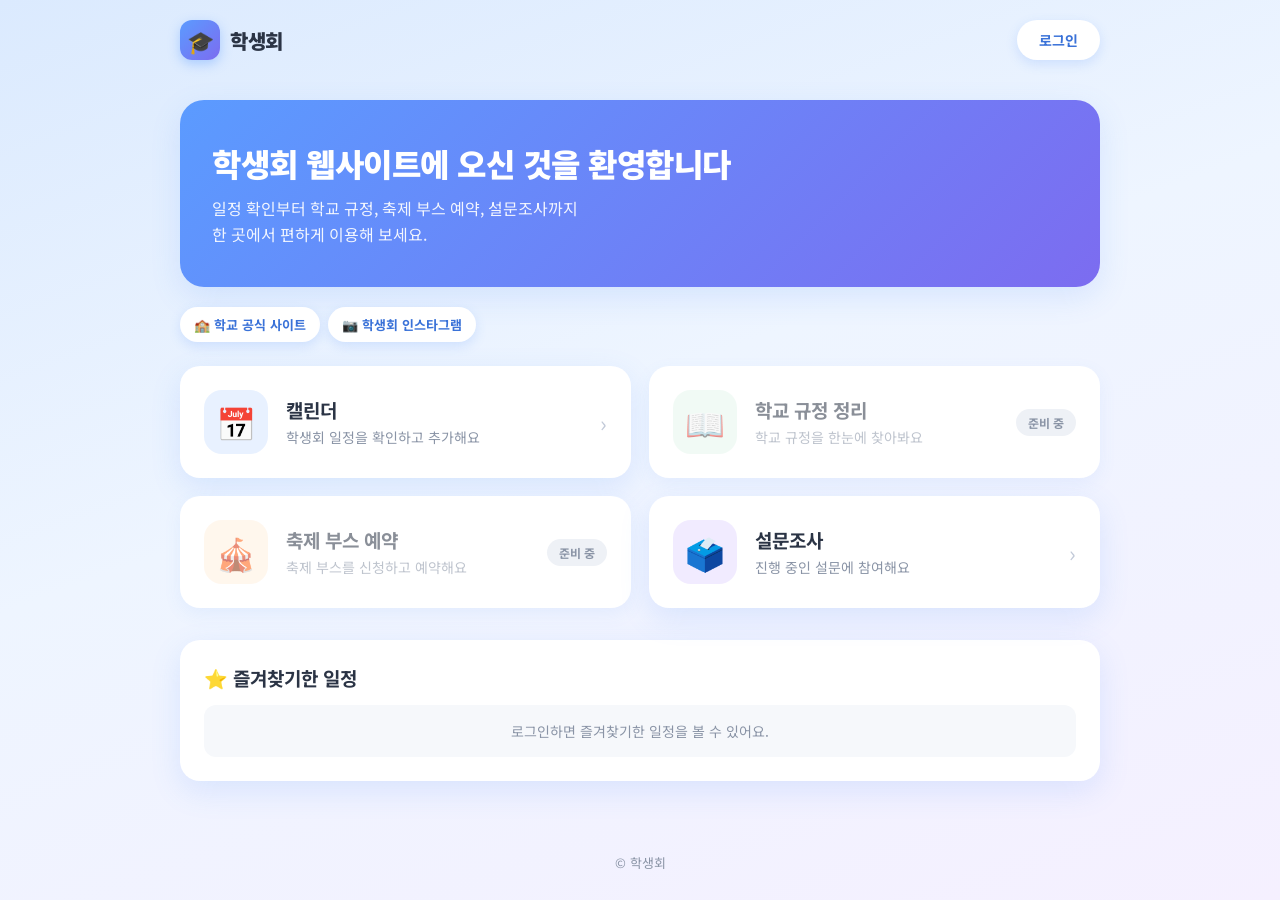
<file: index.html>
<!DOCTYPE html>
<html lang="ko">
<head>
    <meta charset="UTF-8">
    <meta name="viewport" content="width=device-width, initial-scale=1.0">
    <title>학생회 웹사이트</title>
    <link rel="stylesheet" href="main.css">
    <style>
        .quick-links { display: flex; flex-wrap: wrap; gap: 8px; margin: -12px 0 24px; }
        .quick-link {
            padding: 8px 14px; border: none; border-radius: 999px; background: white;
            color: var(--primary-dark); font: inherit; font-size: 13px; font-weight: 700;
            cursor: pointer; box-shadow: 0 4px 12px rgba(79, 140, 247, 0.18);
            transition: background-color 0.15s, color 0.15s, transform 0.15s;
        }
        .quick-link:hover { background: var(--primary); color: white; transform: translateY(-1px); }
    </style>
</head>
<body>

    <header class="site-header">
        <a class="logo" href="index.html">
            <span class="logo-mark">🎓</span>
            <span>학생회</span>
        </a>

        <!-- 로그인 버튼 / 학번 + 로그아웃 (auth.js가 채워 줘요) -->
        <div id="userArea" class="user-area"></div>
    </header>

    <main>
        <section class="hero">
            <h1>학생회 웹사이트에 오신 것을 환영합니다</h1>
            <p>일정 확인부터 학교 규정, 축제 부스 예약, 설문조사까지<br>한 곳에서 편하게 이용해 보세요.</p>
        </section>

        <!-- 바로가기 (링크는 최고 관리자가 관리자 페이지에서 설정) -->
        <div class="quick-links" aria-label="바로가기">
            <button type="button" class="quick-link" data-key="school">🏫 학교 공식 사이트</button>
            <button type="button" class="quick-link" data-key="instagram">📷 학생회 인스타그램</button>
        </div>

        <nav class="menu" aria-label="주요 메뉴">

            <!-- 캘린더: 연결됨 -->
            <a class="menu-card" href="calendar.html">
                <span class="menu-icon icon-calendar">📅</span>
                <span class="menu-text">
                    <h2>캘린더</h2>
                    <p>학생회 일정을 확인하고 추가해요</p>
                </span>
                <span class="menu-arrow">›</span>
            </a>

            <!-- 아래 기능들은 페이지가 만들어지면 <div>를 <a href="...">로 바꾸고
                 disabled 클래스와 badge를 빼면 돼요 -->
            <div class="menu-card disabled" aria-disabled="true">
                <span class="menu-icon icon-rules">📖</span>
                <span class="menu-text">
                    <h2>학교 규정 정리</h2>
                    <p>학교 규정을 한눈에 찾아봐요</p>
                </span>
                <span class="badge">준비 중</span>
            </div>

            <div class="menu-card disabled" aria-disabled="true">
                <span class="menu-icon icon-booth">🎪</span>
                <span class="menu-text">
                    <h2>축제 부스 예약</h2>
                    <p>축제 부스를 신청하고 예약해요</p>
                </span>
                <span class="badge">준비 중</span>
            </div>

            <!-- 설문조사: 연결됨 (예전 "투표") -->
            <a class="menu-card" href="survey.html">
                <span class="menu-icon icon-vote">🗳️</span>
                <span class="menu-text">
                    <h2>설문조사</h2>
                    <p>진행 중인 설문에 참여해요</p>
                </span>
                <span class="menu-arrow">›</span>
            </a>

        </nav>

        <!-- 즐겨찾기한 일정 (지나간 일정은 제외, 날짜순) -->
        <section class="favorites" aria-labelledby="favoritesTitle">
            <h2 id="favoritesTitle">⭐ 즐겨찾기한 일정</h2>
            <ul id="favoriteList" class="favorite-list"></ul>
            <p id="favoriteEmpty" class="favorite-empty" hidden></p>
        </section>
    </main>

    <footer class="site-footer">
        © 학생회
    </footer>

    <script src="storage.js"></script>
    <script type="after-ready" src="auth.js"></script>
    <script type="after-ready">
        Auth.renderUserArea(document.getElementById("userArea"));

        // ---------- 즐겨찾기한 일정 ----------

        function pad(number) {
            return String(number).padStart(2, "0");
        }

        function renderFavorites() {

            const list = document.getElementById("favoriteList");
            const empty = document.getElementById("favoriteEmpty");

            list.innerHTML = "";
            empty.hidden = true;

            const user = Auth.getUser();

            // 로그인 안 했으면 안내만 표시
            if (!user) {
                empty.textContent = "로그인하면 즐겨찾기한 일정을 볼 수 있어요.";
                empty.hidden = false;
                return;
            }

            // 내 즐겨찾기 ID 목록 (calendar 페이지에서 저장한 값)
            // (값이 없거나 깨졌으면 빈 목록으로 처리)
            const savedFavorites = getData(`favoriteIds_${user.id}`, []);
            const favoriteIds = Array.isArray(savedFavorites) ? savedFavorites : [];

            const favoriteSet = new Set(favoriteIds);

            // 전체 일정
            const schedules = getData("schedules", {});

            // 오늘 날짜 (YYYY-MM-DD)
            const now = new Date();
            const todayKey =
                `${now.getFullYear()}-${pad(now.getMonth() + 1)}-${pad(now.getDate())}`;

            const items = [];

            for (const dateKey in schedules) {

                const dayList = schedules[dateKey];

                if (!Array.isArray(dayList)) {
                    continue;
                }

                dayList.forEach(item => {

                    if (!item || typeof item !== "object" || !favoriteSet.has(item.id)) {
                        return;
                    }

                    const datetime = item.datetime || dateKey;
                    const date = datetime.slice(0, 10);

                    // 지나간 일정(어제까지)은 표시하지 않음 — 오늘 일정은 표시
                    if (date < todayKey) {
                        return;
                    }

                    items.push({
                        datetime: datetime,
                        date: date,
                        title: item.title ?? ""
                    });
                });
            }

            if (items.length === 0) {
                empty.textContent = "즐겨찾기한 일정이 없습니다.";
                empty.hidden = false;
                return;
            }

            // 날짜순 정렬
            items.sort((a, b) => a.datetime.localeCompare(b.datetime));

            items.forEach(item => {

                const [year, month, day] = item.date.split("-");

                // 올해가 아니면 연도도 같이 표시
                const dateText =
                    (Number(year) !== now.getFullYear() ? `${year}년 ` : "") +
                    `${Number(month)}월 ${Number(day)}일`;

                const row = document.createElement("li");
                row.className = "favorite-item";

                const dateElement = document.createElement("span");
                dateElement.className = "favorite-date";
                dateElement.textContent = dateText;

                const titleElement = document.createElement("span");
                titleElement.className = "favorite-title";
                titleElement.textContent = item.title;

                row.appendChild(dateElement);
                row.appendChild(titleElement);

                list.appendChild(row);
            });
        }

        renderFavorites();

        // ---------- 바로가기 버튼 ----------
        document.querySelectorAll(".quick-link").forEach(button => {
            button.addEventListener("click", () => {
                const links = getData("siteLinks", {});

                const url = links[button.dataset.key];

                if (!url || !/^https?:\/\//i.test(url)) {
                    alert("아직 링크가 등록되지 않았어요.");
                    return;
                }

                window.open(url, "_blank", "noopener,noreferrer");
            });
        });
    </script>
</body>
</html>
</file>
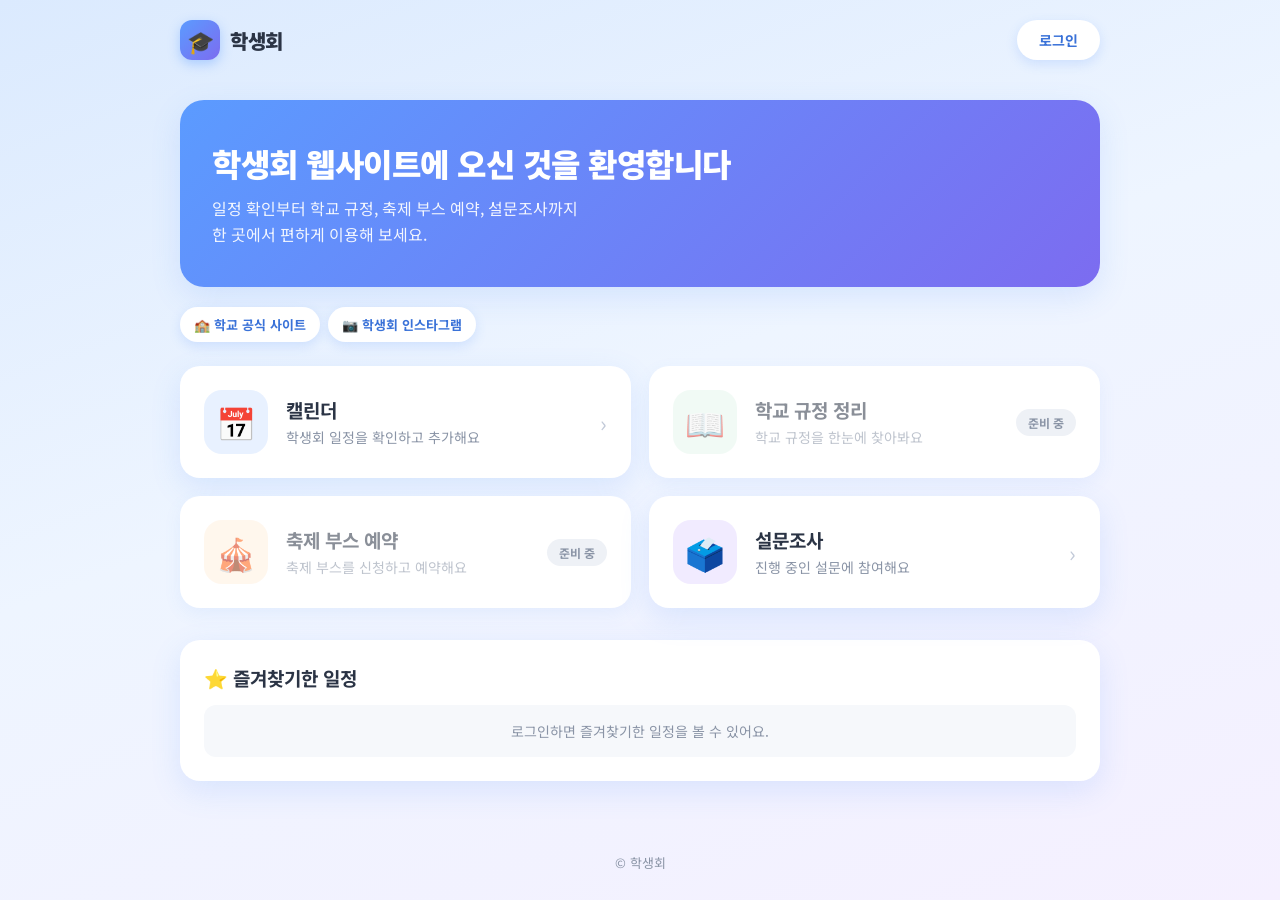
<file: admin-calendar.html>
<!DOCTYPE html>
<html lang="ko">
<head>
    <meta charset="UTF-8">
    <meta name="viewport" content="width=device-width, initial-scale=1.0">
    <title>일정 관리 - 학생회</title>
    <link rel="stylesheet" href="calendar.css">
    <link rel="stylesheet" href="admin-calendar.css">
</head>
<body>

    <div class="calendar">
        <div class="top-row">
            <a class="back-link" href="admin.html">← 관리자 페이지</a>
            <div id="userArea" class="user-area"></div>
        </div>

        <p id="modeNotice" class="mode-notice"></p>

        <div class="header">
            <button id="prev" aria-label="이전 달"><svg width="20" height="20" viewBox="0 0 24 24" fill="none" stroke="currentColor" stroke-width="3" stroke-linecap="round" stroke-linejoin="round" aria-hidden="true"><polyline points="15 5 8 12 15 19"/></svg></button>
            <h2 id="month"></h2>
            <button id="next" aria-label="다음 달"><svg width="20" height="20" viewBox="0 0 24 24" fill="none" stroke="currentColor" stroke-width="3" stroke-linecap="round" stroke-linejoin="round" aria-hidden="true"><polyline points="9 5 16 12 9 19"/></svg></button>
        </div>

        <div class="week">
            <div>일</div>
            <div>월</div>
            <div>화</div>
            <div>수</div>
            <div>목</div>
            <div>금</div>
            <div>토</div>
        </div>

        <div id="days" class="days"></div>
    </div>

    <!-- 날짜별 일정 관리 창: 그 날의 일정 목록 + 각 일정의 수정/삭제 + 일정 추가 버튼 -->
    <div id="popup" class="popup">
        <div class="popup-content">

            <button id="closePopup" class="close" aria-label="닫기">&times;</button>

            <h3 id="popupDate"></h3>

            <div id="scheduleList"></div>

            <button type="button" id="addScheduleButton" class="add-schedule-button">＋ 일정 추가</button>

        </div>
    </div>

    <!-- 일정 추가/수정 창 (새 창으로 떠요) -->
    <div id="editorPopup" class="popup">
        <div class="popup-content">

            <button id="closeEditor" class="close" aria-label="닫기">&times;</button>

            <form id="scheduleForm" class="schedule-form" autocomplete="off">
                <h4 id="formTitle">일정 추가</h4>

                <label for="titleInput">제목</label>
                <input type="text" id="titleInput" placeholder="일정 제목" maxlength="100">

                <label for="datetimeInput">일시</label>
                <input type="datetime-local" id="datetimeInput">

                <label for="placeInput">장소</label>
                <input type="text" id="placeInput" placeholder="장소" maxlength="100">

                <label for="contentInput">내용</label>
                <textarea id="contentInput" rows="4" placeholder="일정 내용" maxlength="1000"></textarea>

                <label for="linkInput">링크 (선택)</label>
                <input type="text" id="linkInput" placeholder="인스타 게시물 등 링크 (https://...)" maxlength="300" inputmode="url">

                <div class="form-buttons">
                    <button type="submit" id="saveSchedule">추가하기</button>
                    <button type="button" id="cancelEdit" class="cancel-button">취소</button>
                </div>
            </form>

        </div>
    </div>

    <script src="storage.js"></script>
    <script type="after-ready" src="auth.js"></script>
    <script type="after-ready">
        // 이 페이지는 일정 관리용 (권한 없으면 메인으로)
        window.ADMIN_PAGE = true;
        if (!Auth.can("calendar.edit")) location.replace("index.html");
    </script>
    <script type="after-ready" src="calendar.js"></script>
    <script type="after-ready">
        document.querySelector(".calendar").classList.add("admin-view");
    </script>
</body>
</html>
</file>
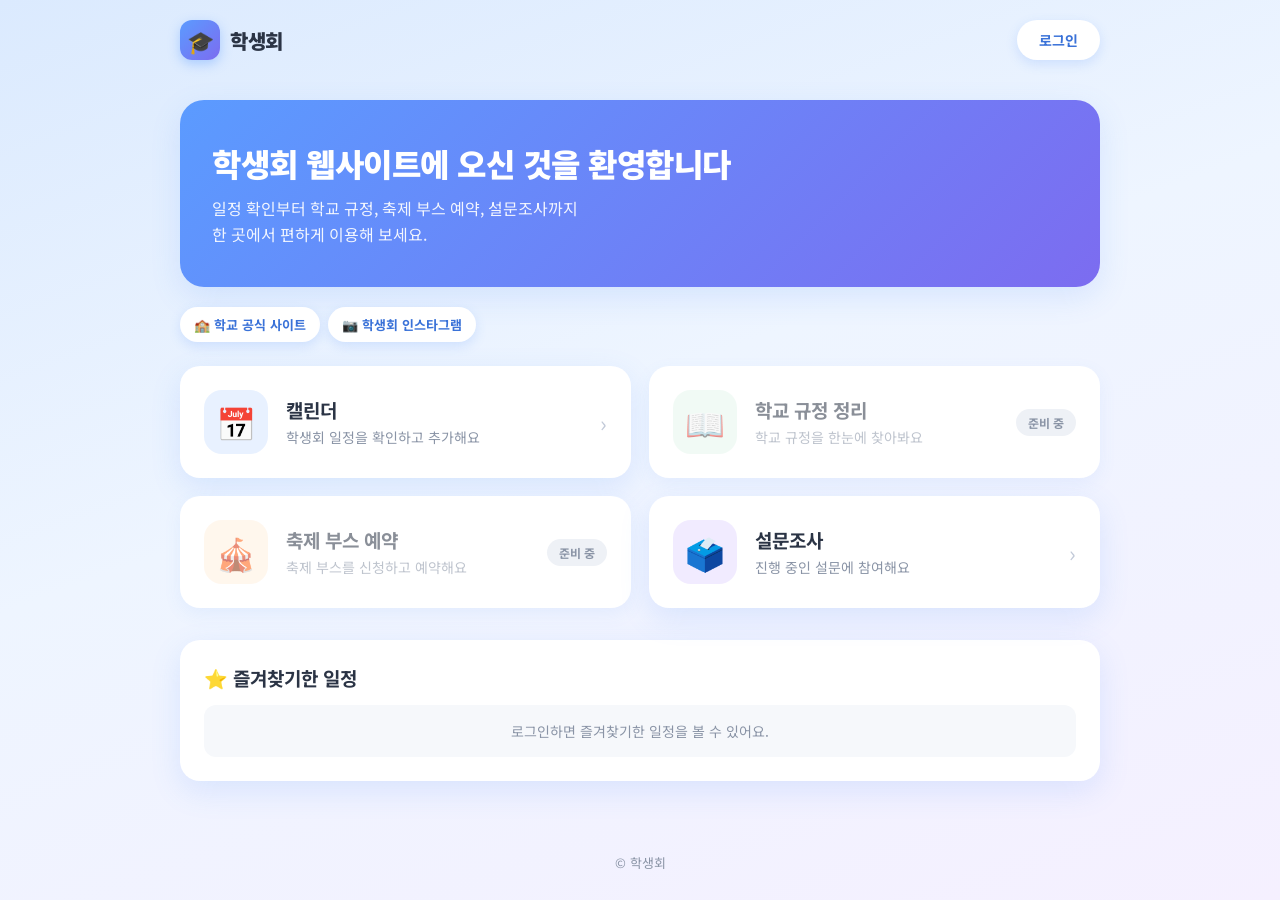
<file: admin-classes.html>
<!DOCTYPE html>
<html lang="ko">
<head>
    <meta charset="UTF-8">
    <meta name="viewport" content="width=device-width, initial-scale=1.0">
    <title>학년별 반 수 설정 - 학생회</title>
    <link rel="stylesheet" href="main.css">
    <link rel="stylesheet" href="survey.css">
</head>
<body>

    <header class="site-header">
        <a class="logo" href="index.html">
            <span class="logo-mark">🎓</span>
            <span>학생회</span>
        </a>
        <div id="userArea" class="user-area"></div>
    </header>

    <main>
        <a class="login-back" href="admin.html">← 관리자 페이지</a>

        <section class="panel">
            <h1>학년별 반 수 설정</h1>
            <p class="meta">여기서 정한 반 수는 설문 대상 선택과 학번 로그인 검사에 쓰여요. 각 반은 30명(1~30번)까지 유효한 학번으로 처리돼요.</p>

            <form id="classForm" autocomplete="off" style="max-width:420px">
                <label for="classCount1">1학년 반 수</label>
                <input type="number" id="classCount1" min="1" max="20" inputmode="numeric">

                <label for="classCount2">2학년 반 수</label>
                <input type="number" id="classCount2" min="1" max="20" inputmode="numeric">

                <label for="classCount3">3학년 반 수</label>
                <input type="number" id="classCount3" min="1" max="20" inputmode="numeric">

                <button type="submit" class="login-submit">반 수 저장</button>
                <p id="classMsg" class="login-error" hidden></p>
            </form>
        </section>
    </main>

    <footer class="site-footer">© 학생회</footer>

    <script src="storage.js"></script>
    <script type="after-ready" src="auth.js"></script>
    <script type="after-ready" src="admin.js"></script>
    <script type="after-ready">
        // 권한이 없으면 관리자 페이지로 돌려보냄 (관리자가 아니면 메인으로)
        if (AdminPage.guard("admin.manage")) {
        Auth.renderUserArea(document.getElementById("userArea"));
        const showMsg = AdminPage.showMsg;

            // ---------- 학년별 반 수 ----------

            const classMsg = document.getElementById("classMsg");
            const classInputs = {
                1: document.getElementById("classCount1"),
                2: document.getElementById("classCount2"),
                3: document.getElementById("classCount3")
            };

            function fillClassInputs() {
                const counts = Auth.getClassCount();
                for (const g of [1, 2, 3]) classInputs[g].value = counts[g];
            }
            fillClassInputs();

            document.getElementById("classForm").addEventListener("submit", event => {
                event.preventDefault();

                const result = Auth.setClassCount({ 1: classInputs[1].value, 2: classInputs[2].value, 3: classInputs[3].value });

                if (result === "ok") showMsg(classMsg, "저장했어요. 설문 대상 선택과 학번 검사에 바로 반영돼요.", true);
                else if (result === "invalid") showMsg(classMsg, `반 수는 1~${Auth.MAX_CLASS} 사이의 정수로 입력해 주세요.`, false);
                else if (result === "forbidden") showMsg(classMsg, "권한이 없어요.", false);
                else showMsg(classMsg, "이 브라우저에서는 저장할 수 없어요.", false);

                if (result !== "ok") fillClassInputs();
            });
        }

    </script>
</body>
</html>
</file>
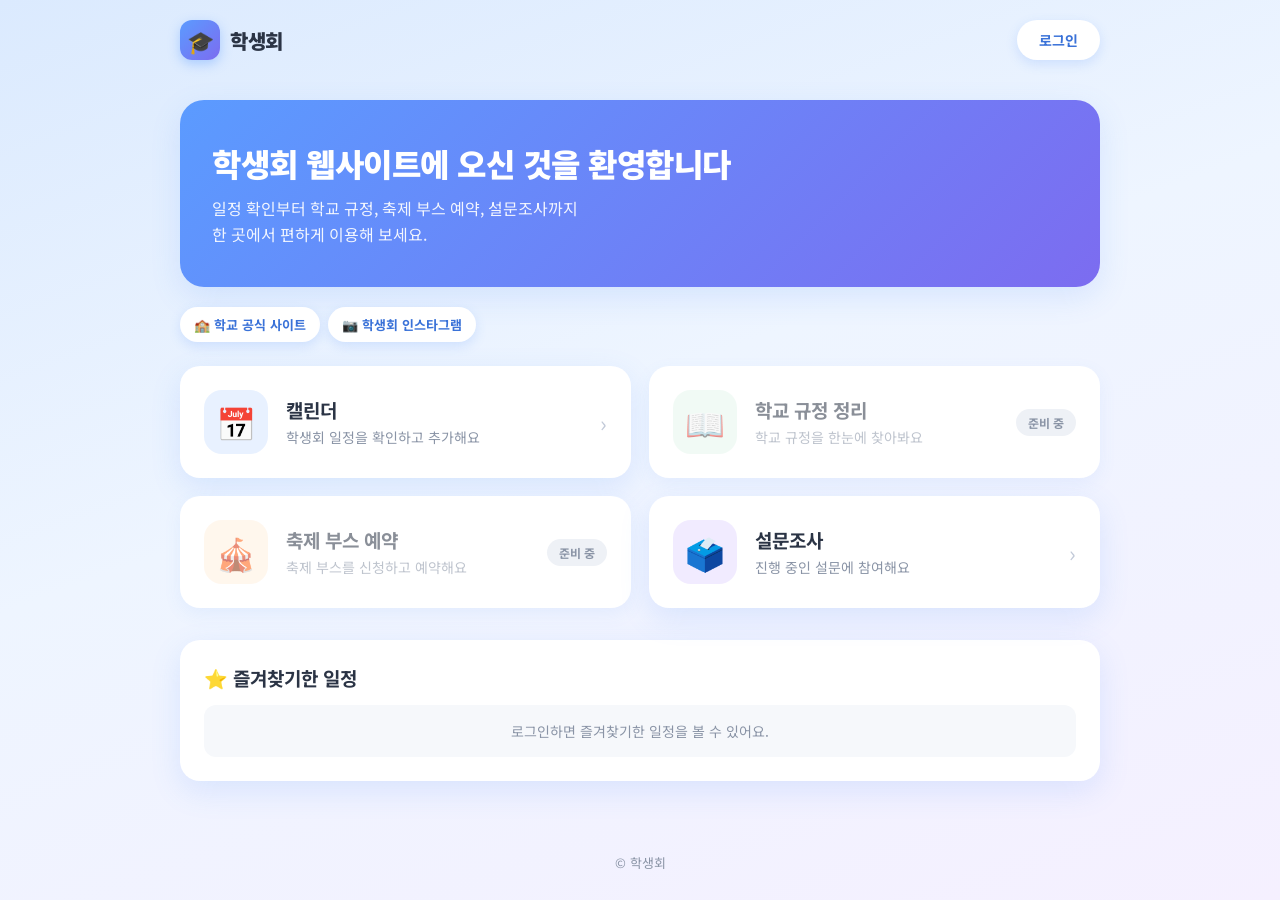
<file: admin-links.html>
<!DOCTYPE html>
<html lang="ko">
<head>
    <meta charset="UTF-8">
    <meta name="viewport" content="width=device-width, initial-scale=1.0">
    <title>바로가기 링크 설정 - 학생회</title>
    <link rel="stylesheet" href="main.css">
    <link rel="stylesheet" href="survey.css">
</head>
<body>

    <header class="site-header">
        <a class="logo" href="index.html">
            <span class="logo-mark">🎓</span>
            <span>학생회</span>
        </a>
        <div id="userArea" class="user-area"></div>
    </header>

    <main>
        <a class="login-back" href="admin.html">← 관리자 페이지</a>

        <section class="panel">
            <h1>바로가기 링크 설정</h1>
            <p class="meta">메인 화면의 작은 버튼에 연결될 주소예요. 비워서 저장하면 링크가 지워져요.</p>

            <form id="linksForm" autocomplete="off" style="max-width:520px">
                <label for="schoolLink">학교 공식 사이트</label>
                <input type="text" id="schoolLink" placeholder="https://..." maxlength="300" inputmode="url">

                <label for="instagramLink">학생회 인스타그램</label>
                <input type="text" id="instagramLink" placeholder="https://www.instagram.com/..." maxlength="300" inputmode="url">

                <button type="submit" class="login-submit">링크 저장</button>
                <p id="linksMsg" class="login-error" hidden></p>
            </form>
        </section>
    </main>

    <footer class="site-footer">© 학생회</footer>

    <script src="storage.js"></script>
    <script type="after-ready" src="auth.js"></script>
    <script type="after-ready" src="admin.js"></script>
    <script type="after-ready">
        // 권한이 없으면 관리자 페이지로 돌려보냄 (관리자가 아니면 메인으로)
        if (AdminPage.guard("admin.manage")) {
        Auth.renderUserArea(document.getElementById("userArea"));
        const showMsg = AdminPage.showMsg;

            // ---------- 바로가기 링크 ----------

            const schoolInput = document.getElementById("schoolLink");
            const instagramInput = document.getElementById("instagramLink");
            const linksMsg = document.getElementById("linksMsg");

            // http / https 주소만 허용. 비어 있으면 "", 올바르지 않으면 null
            function normalizeLink(value) {
                const text = String(value ?? "").trim();
                if (text === "") return "";

                const withScheme = /^[a-zA-Z][a-zA-Z0-9+.-]*:/.test(text) ? text : `https://${text}`;

                try {
                    const url = new URL(withScheme);
                    return (url.protocol === "https:" || url.protocol === "http:") ? url.href : null;
                } catch (error) {
                    return null;
                }
            }

            const savedLinks = getData("siteLinks", {});

            schoolInput.value = savedLinks.school || "";
            instagramInput.value = savedLinks.instagram || "";

            document.getElementById("linksForm").addEventListener("submit", event => {
                event.preventDefault();

                if (!Auth.can("admin.manage")) return;

                const school = normalizeLink(schoolInput.value);
                const instagram = normalizeLink(instagramInput.value);

                if (school === null || instagram === null) {
                    showMsg(linksMsg, "https://로 시작하는 올바른 주소를 입력해 주세요.", false);
                    return;
                }

                if (!setData("siteLinks", { school, instagram })) {
                    showMsg(linksMsg, "저장하지 못했어요. 저장 공간을 확인해 주세요.", false);
                    return;
                }
                schoolInput.value = school;
                instagramInput.value = instagram;
                showMsg(linksMsg, "저장했어요. 메인 화면 버튼에 바로 반영돼요.", true);
            });
        }

    </script>
</body>
</html>
</file>
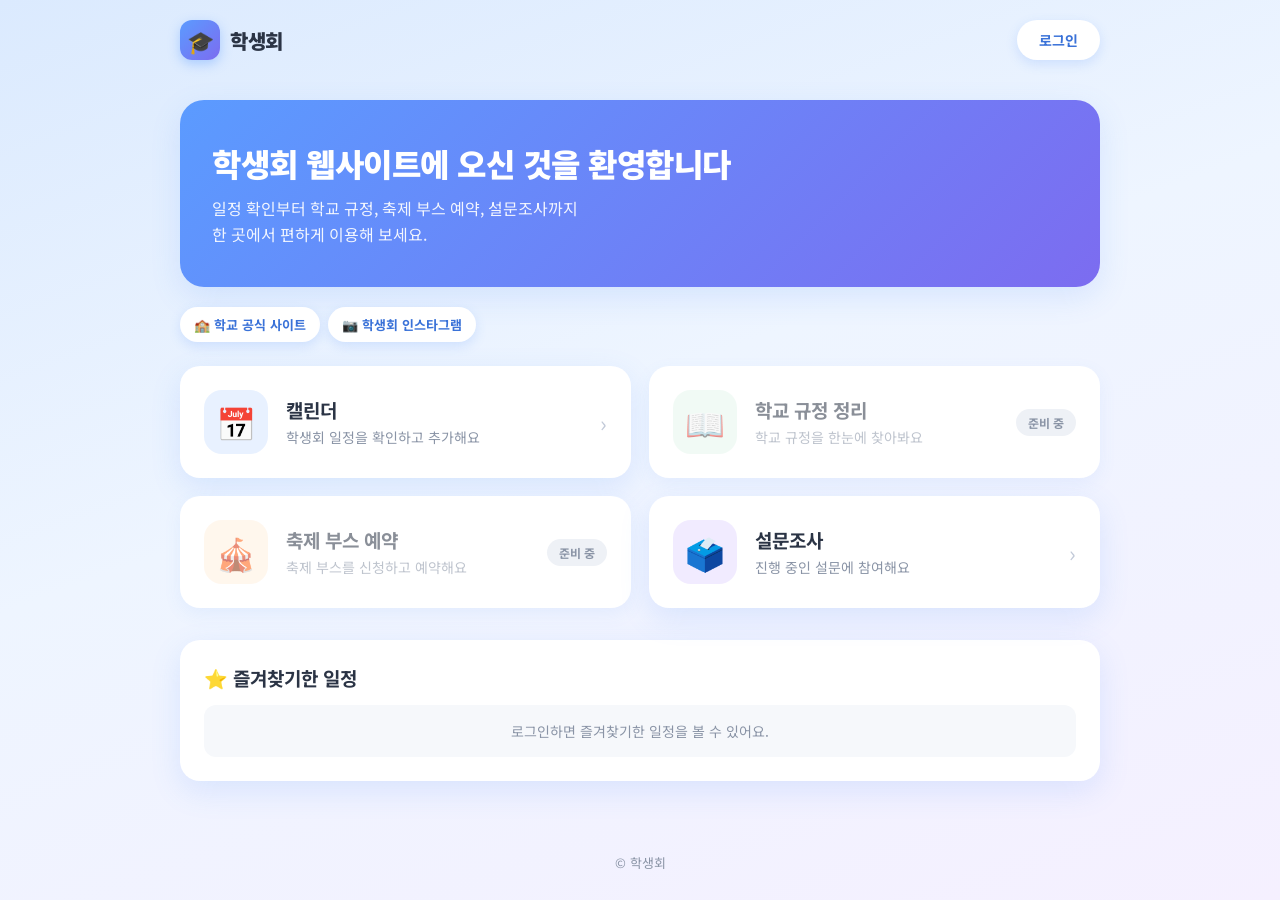
<file: admin-password.html>
<!DOCTYPE html>
<html lang="ko">
<head>
    <meta charset="UTF-8">
    <meta name="viewport" content="width=device-width, initial-scale=1.0">
    <title>내 비밀번호 변경 - 학생회</title>
    <link rel="stylesheet" href="main.css">
    <link rel="stylesheet" href="survey.css">
</head>
<body>

    <header class="site-header">
        <a class="logo" href="index.html">
            <span class="logo-mark">🎓</span>
            <span>학생회</span>
        </a>
        <div id="userArea" class="user-area"></div>
    </header>

    <main>
        <a class="login-back" href="admin.html">← 관리자 페이지</a>

        <section class="panel">
            <h1>내 비밀번호 변경</h1>
            <p class="meta">현재 비밀번호를 입력한 뒤 새 비밀번호를 정해 주세요. (4~30자, 0000은 사용할 수 없어요)</p>
            <p id="superNote" class="meta" hidden>
                ⚠️ 서버를 연결하기 전까지는 바꾼 비밀번호가 이 브라우저에만 적용돼요.
                다른 기기에서는 <b>auth.js에 적힌 옛 비밀번호</b>가 그대로 통하니, 사이트를 배포하기 전에 코드의 비밀번호도 꼭 바꿔 주세요.
            </p>

            <form id="passwordForm" autocomplete="off" style="max-width:420px">
                <label for="oldPassword">현재 비밀번호</label>
                <input type="password" id="oldPassword" autocomplete="current-password">

                <label for="newPassword">새 비밀번호</label>
                <input type="password" id="newPassword" autocomplete="new-password" maxlength="30">

                <label for="confirmPassword">새 비밀번호 확인</label>
                <input type="password" id="confirmPassword" autocomplete="new-password" maxlength="30">

                <button type="submit" class="login-submit">비밀번호 변경</button>
                <p id="passwordMsg" class="login-error" hidden></p>
            </form>
        </section>
    </main>

    <footer class="site-footer">© 학생회</footer>

    <script src="storage.js"></script>
    <script type="after-ready" src="auth.js"></script>
    <script type="after-ready" src="admin.js"></script>
    <script type="after-ready">
        // 관리자라면 누구나 (최고 관리자·하위 관리자) 자기 비밀번호를 바꿀 수 있어요
        if (AdminPage.guard(null)) {
            Auth.renderUserArea(document.getElementById("userArea"));

            const user = Auth.getUser();
            if (user && user.role === "super") document.getElementById("superNote").hidden = false;

            const form = document.getElementById("passwordForm");
            const msg = document.getElementById("passwordMsg");
            const oldInput = document.getElementById("oldPassword");
            const newInput = document.getElementById("newPassword");
            const confirmInput = document.getElementById("confirmPassword");

            const errorText = {
                wrong: "현재 비밀번호가 맞지 않아요.",
                too_short: `새 비밀번호는 ${Auth.MIN_PASSWORD}자 이상으로 입력해 주세요.`,
                too_long: `새 비밀번호는 ${Auth.MAX_PASSWORD}자 이하로 입력해 주세요.`,
                default: `${Auth.DEFAULT_PASSWORD}은 새 비밀번호로 쓸 수 없어요.`,
                same: "현재 비밀번호와 다른 비밀번호를 입력해 주세요.",
                mismatch: "새 비밀번호 확인이 일치하지 않아요.",
                not_admin: "관리자만 바꿀 수 있어요. 다시 로그인해 주세요.",
                error: "이 브라우저에서는 저장할 수 없어요."
            };

            form.addEventListener("submit", event => {
                event.preventDefault();

                const result = Auth.changePassword(oldInput.value, newInput.value, confirmInput.value);

                if (result === "ok") {
                    form.reset();
                    AdminPage.showMsg(msg, "비밀번호를 바꿨어요. 다음 로그인부터 새 비밀번호를 사용해 주세요.", true);
                    return;
                }

                AdminPage.showMsg(msg, errorText[result] || errorText.error, false);
                if (result === "wrong") oldInput.select();
            });
        }

    </script>
</body>
</html>
</file>
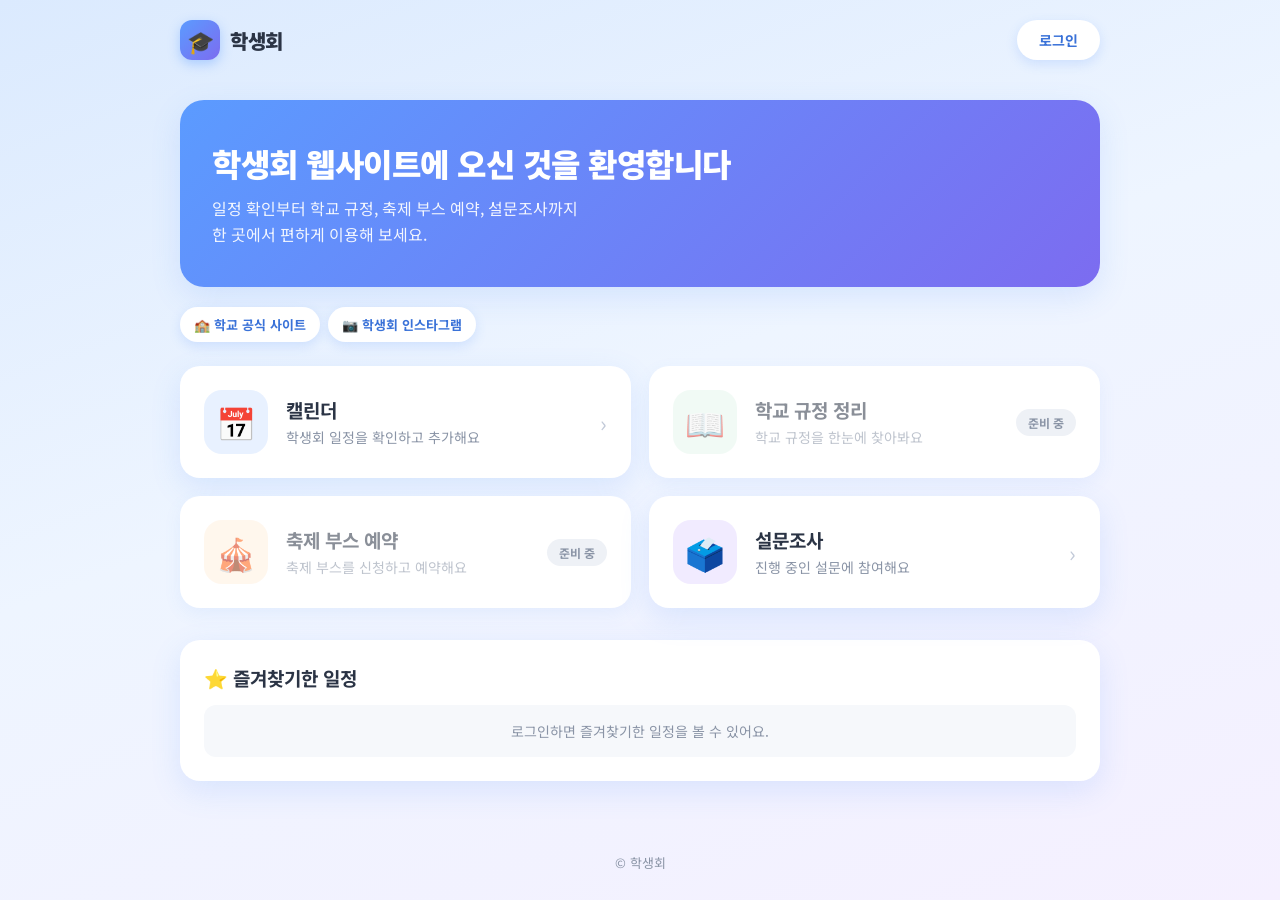
<file: admin-subadmins.html>
<!DOCTYPE html>
<html lang="ko">
<head>
    <meta charset="UTF-8">
    <meta name="viewport" content="width=device-width, initial-scale=1.0">
    <title>하위 관리자 - 학생회</title>
    <link rel="stylesheet" href="main.css">
    <link rel="stylesheet" href="survey.css">
</head>
<body>

    <header class="site-header">
        <a class="logo" href="index.html">
            <span class="logo-mark">🎓</span>
            <span>학생회</span>
        </a>
        <div id="userArea" class="user-area"></div>
    </header>

    <main>
        <a class="login-back" href="admin.html">← 관리자 페이지</a>

        <section class="panel">
            <h1>하위 관리자 지정</h1>
            <p class="meta">
                지정된 사람은 학번과 비밀번호(처음엔 0000)로 로그인하면 관리자 페이지를 쓸 수 있어요.
                로그인한 뒤 관리자 페이지의 "내 비밀번호 변경"에서 직접 바꿀 수 있어요.
                학교 규정·축제 부스 기능은 아직 없어서 권한만 저장돼요.
                지금은 이 브라우저에만 저장돼서, 다른 기기에서는 적용되지 않아요.
            </p>

            <form id="subAdminForm" autocomplete="off" style="max-width:520px">
                <label for="subAdminName">이름</label>
                <input type="text" id="subAdminName" maxlength="20" placeholder="이름">

                <label for="subAdminId">학번</label>
                <input type="text" id="subAdminId" inputmode="numeric" maxlength="5" placeholder="5자리 학번">

                <label>역할 (둘 다 선택할 수도 있어요)</label>
                <label class="option">
                    <input type="checkbox" id="roleOfficer">
                    <span>학생회 임원 <span class="meta" style="margin:0">— 일정 · 설문조사 · 학교 규정</span></span>
                </label>
                <label class="option">
                    <input type="checkbox" id="roleClub">
                    <span>동아리 부장 <span class="meta" style="margin:0">— 축제 부스 예약</span></span>
                </label>

                <div id="clubBlock" hidden>
                    <label for="clubName">동아리명</label>
                    <input type="text" id="clubName" maxlength="30" placeholder="동아리명">
                </div>

                <div class="row">
                    <button type="submit" class="login-submit" id="subAdminSubmit">지정하기</button>
                    <button type="button" class="secondary-button" id="subAdminCancel" hidden>수정 취소</button>
                </div>
                <p id="subAdminMsg" class="login-error" hidden></p>
            </form>
        </section>

        <section class="panel" style="margin-top:18px">
            <h1 style="font-size:20px">하위 관리자 목록</h1>

            <p id="subAdminEmpty" class="meta">지정된 하위 관리자가 없어요.</p>

            <div id="subAdminTableWrap" class="table-wrap" hidden>
                <table class="people-table">
                    <thead>
                        <tr><th>이름</th><th>학번</th><th>관리자 형태</th><th>관리</th></tr>
                    </thead>
                    <tbody id="subAdminRows"></tbody>
                </table>
            </div>

            <p id="subListMsg" class="login-error" hidden></p>
        </section>
    </main>

    <footer class="site-footer">© 학생회</footer>

    <script src="storage.js"></script>
    <script type="after-ready" src="auth.js"></script>
    <script type="after-ready" src="admin.js"></script>
    <script type="after-ready">
        // 권한이 없으면 관리자 페이지로 돌려보냄 (관리자가 아니면 메인으로)
        if (AdminPage.guard("admin.manage")) {
        Auth.renderUserArea(document.getElementById("userArea"));
        const showMsg = AdminPage.showMsg;

            // ---------- 하위 관리자 ----------

            const subForm = document.getElementById("subAdminForm");
            const nameInput = document.getElementById("subAdminName");
            const idInput = document.getElementById("subAdminId");
            const officerBox = document.getElementById("roleOfficer");
            const clubBox = document.getElementById("roleClub");
            const clubBlock = document.getElementById("clubBlock");
            const clubInput = document.getElementById("clubName");
            const submitBtn = document.getElementById("subAdminSubmit");
            const cancelBtn = document.getElementById("subAdminCancel");
            const subMsg = document.getElementById("subAdminMsg");

            const listMsg = document.getElementById("subListMsg");
            const emptyText = document.getElementById("subAdminEmpty");
            const tableWrap = document.getElementById("subAdminTableWrap");
            const rowsBody = document.getElementById("subAdminRows");

            let editingId = null; // 수정 중인 학번 (null이면 새로 지정하는 중)

            const errorText = {
                invalid_id: "잘못된 입력이에요. 존재하지 않는 학번이에요.",
                super_id: "최고 관리자 학번은 하위 관리자로 지정할 수 없어요.",
                duplicate: "이미 하위 관리자로 지정된 학번이에요. 아래 목록에서 수정해 주세요.",
                invalid_name: `이름을 1~${Auth.MAX_NAME}자로 입력해 주세요.`,
                no_role: "역할을 하나 이상 선택해 주세요.",
                no_club: `동아리명을 1~${Auth.MAX_CLUB}자로 입력해 주세요.`,
                not_found: "이미 목록에서 사라진 관리자예요.",
                forbidden: "권한이 없어요.",
                error: "이 브라우저에서는 저장할 수 없어요."
            };

            function resetSubForm() {
                editingId = null;
                subForm.reset();
                idInput.readOnly = false;
                clubBlock.hidden = true;
                submitBtn.textContent = "지정하기";
                cancelBtn.hidden = true;
                subMsg.hidden = true;
            }

            // 숫자만 입력
            idInput.addEventListener("input", () => {
                idInput.value = idInput.value.replace(/\D/g, "");
                subMsg.hidden = true;
            });
            clubBox.addEventListener("change", () => { clubBlock.hidden = !clubBox.checked; });
            cancelBtn.addEventListener("click", resetSubForm);

            subForm.addEventListener("submit", event => {
                event.preventDefault();
                listMsg.hidden = true;

                const data = {
                    name: nameInput.value,
                    officer: officerBox.checked,
                    clubLeader: clubBox.checked,
                    club: clubInput.value
                };

                const wasEditing = editingId !== null;
                const result = wasEditing ? Auth.updateSubAdmin(editingId, data) : Auth.addSubAdmin(idInput.value, data);

                if (result !== "ok") {
                    showMsg(subMsg, errorText[result] || errorText.error, false);
                    if (result === "not_found") { resetSubForm(); renderSubAdmins(); }
                    return;
                }

                const who = data.name.trim();
                resetSubForm();
                showMsg(subMsg, wasEditing
                    ? `${who}님의 정보를 수정했어요.`
                    : `${who}님을 하위 관리자로 지정했어요. 처음 비밀번호는 ${Auth.DEFAULT_PASSWORD}이에요.`, true);
                renderSubAdmins();
            });

            function startEdit(admin) {
                editingId = admin.id;
                nameInput.value = admin.name;
                idInput.value = admin.id;
                idInput.readOnly = true; // 학번은 바꿀 수 없어요 (바꾸려면 해제 후 다시 지정)
                officerBox.checked = admin.officer;
                clubBox.checked = admin.clubLeader;
                clubInput.value = admin.club;
                clubBlock.hidden = !admin.clubLeader;
                submitBtn.textContent = "수정 저장";
                cancelBtn.hidden = false;
                subMsg.hidden = true;
                listMsg.hidden = true;
                subForm.scrollIntoView({ behavior: "smooth", block: "center" });
                nameInput.focus();
            }

            function resetPassword(admin) {
                if (!confirm(`${admin.name}(${admin.id})님의 비밀번호를 ${Auth.DEFAULT_PASSWORD}으로 초기화할까요?`)) return;
                const result = Auth.resetSubAdminPassword(admin.id);
                showMsg(listMsg, result === "ok"
                    ? `${admin.name}님의 비밀번호를 ${Auth.DEFAULT_PASSWORD}으로 초기화했어요.`
                    : (errorText[result] || errorText.error), result === "ok");
            }

            function removeAdmin(admin) {
                if (!confirm(`${admin.name}(${admin.id})님의 관리자 권한을 없앨까요?\n해제하면 일반 학생으로 돌아가요.`)) return;
                const result = Auth.removeSubAdmin(admin.id);
                if (result === "ok" && editingId === admin.id) resetSubForm();
                renderSubAdmins();
                showMsg(listMsg, result === "ok"
                    ? `${admin.name}님의 관리자 권한을 없앴어요.`
                    : (errorText[result] || errorText.error), result === "ok");
            }

            function cell(text) {
                const td = document.createElement("td");
                td.textContent = text; // 입력값은 글자로만 넣어서 HTML이 실행되지 않게 함
                return td;
            }

            function actionButton(label, className, onClick) {
                const b = document.createElement("button");
                b.type = "button";
                b.className = className;
                b.style.margin = "0";
                b.textContent = label;
                b.addEventListener("click", onClick);
                return b;
            }

            function renderSubAdmins() {
                const list = Auth.listSubAdmins();

                rowsBody.innerHTML = "";
                emptyText.hidden = list.length > 0;
                tableWrap.hidden = list.length === 0;

                list.forEach(admin => {
                    const tr = document.createElement("tr");
                    tr.append(cell(admin.name), cell(admin.id), cell(admin.label));

                    const actions = document.createElement("td");
                    const box = document.createElement("div");
                    box.className = "row";
                    box.style.margin = "0";
                    box.append(
                        actionButton("수정", "secondary-button", () => startEdit(admin)),
                        actionButton(`비밀번호 ${Auth.DEFAULT_PASSWORD} 초기화`, "secondary-button", () => resetPassword(admin)),
                        actionButton("관리자 해제", "danger-button", () => removeAdmin(admin)));
                    actions.append(box);
                    tr.append(actions);

                    rowsBody.append(tr);
                });
            }

            renderSubAdmins();
        }

    </script>
</body>
</html>
</file>
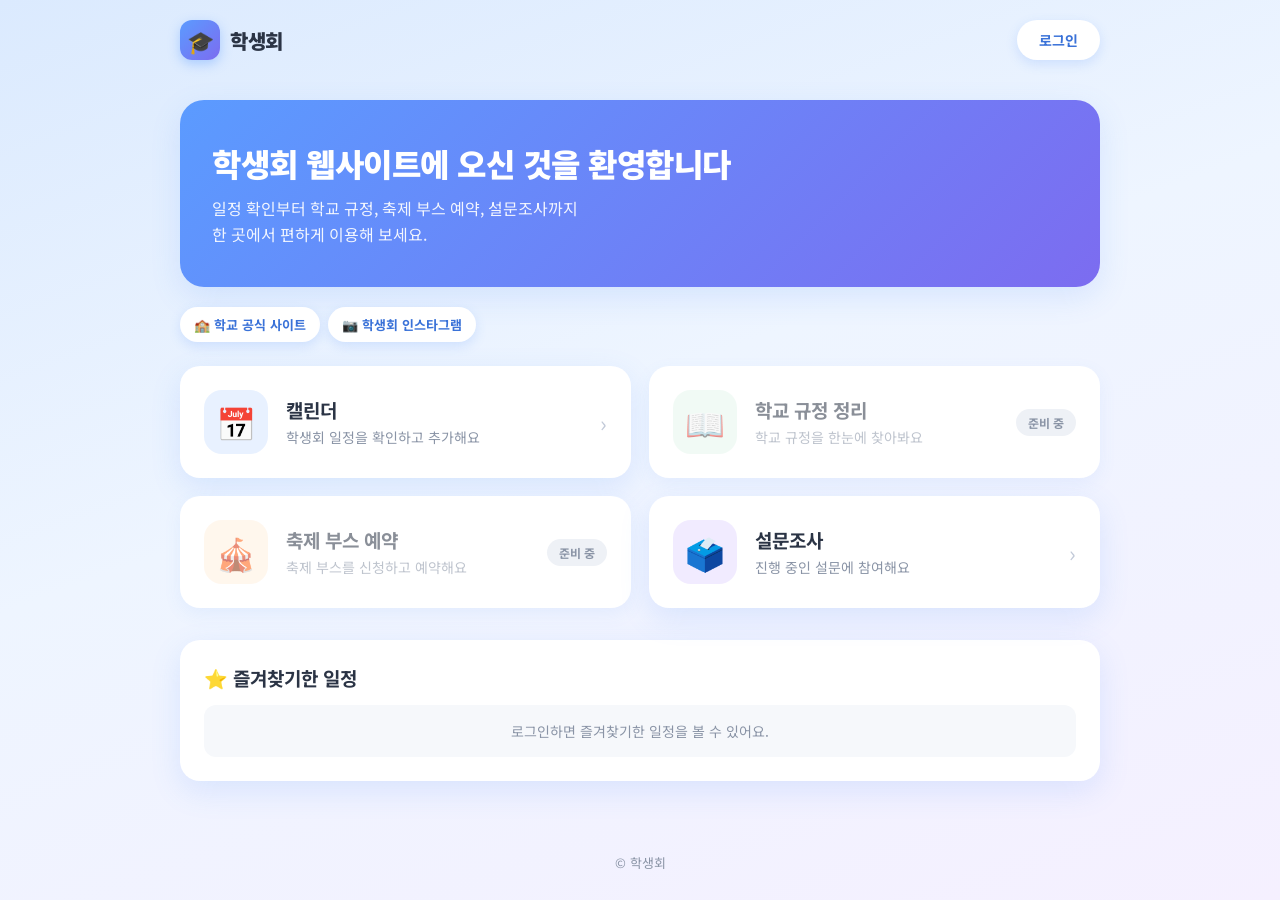
<file: admin-survey.html>
<!DOCTYPE html>
<html lang="ko">
<head>
    <meta charset="UTF-8">
    <meta name="viewport" content="width=device-width, initial-scale=1.0">
    <title>설문조사 관리 - 학생회</title>
    <link rel="stylesheet" href="main.css">
    <link rel="stylesheet" href="survey.css">
</head>
<body>

    <header class="site-header">
        <a class="logo" href="index.html">
            <span class="logo-mark">🎓</span>
            <span>학생회</span>
        </a>
        <div id="userArea" class="user-area"></div>
    </header>

    <main>
        <a class="login-back" href="admin.html">← 관리자 페이지</a>
        <div id="app"></div>
    </main>

    <footer class="site-footer">© 학생회</footer>

    <script src="storage.js"></script>
    <script type="after-ready" src="auth.js"></script>
    <script type="after-ready">window.ADMIN_PAGE = true;</script>
    <script type="after-ready" src="survey.js"></script>
</body>
</html>
</file>
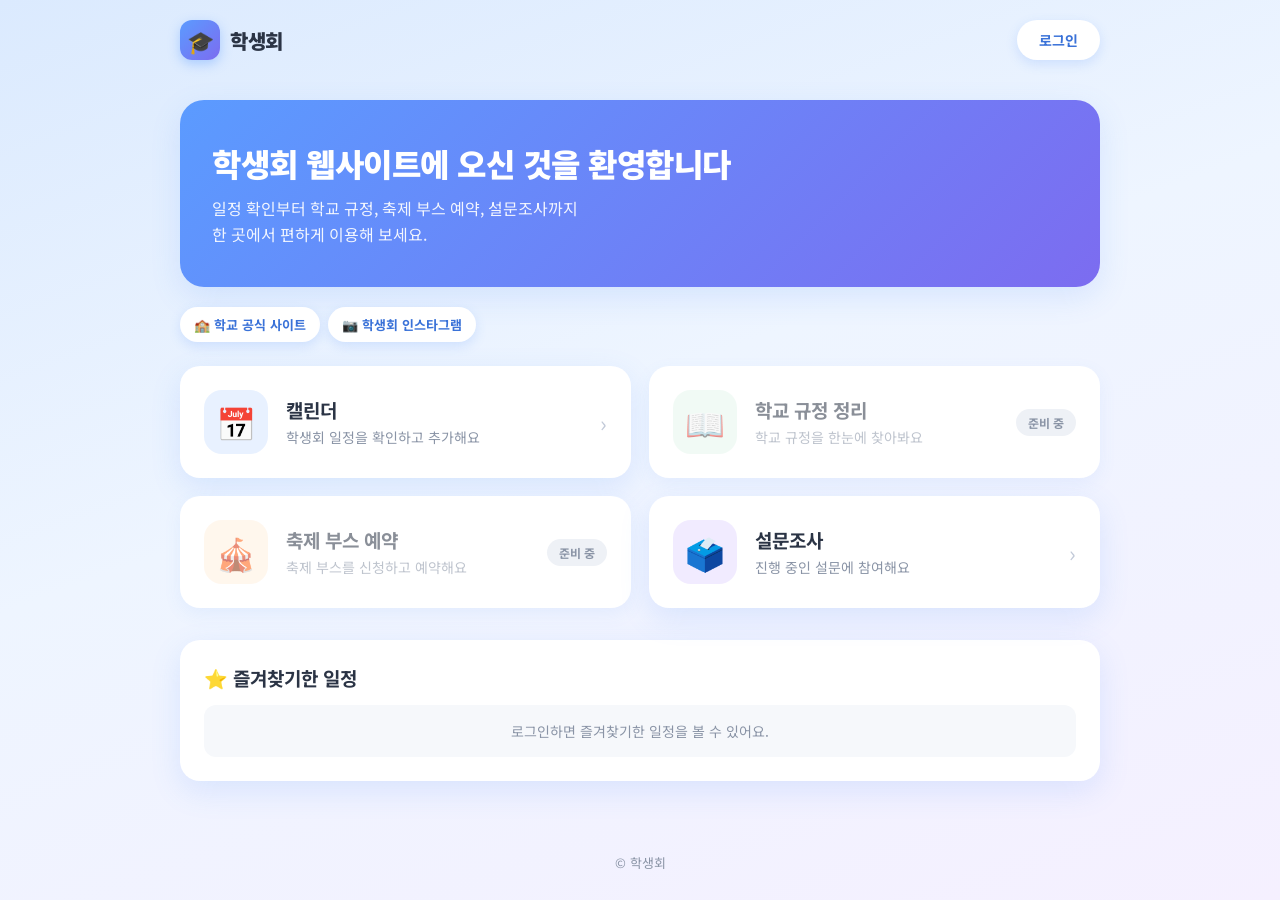
<file: admin.html>
<!DOCTYPE html>
<html lang="ko">
<head>
    <meta charset="UTF-8">
    <meta name="viewport" content="width=device-width, initial-scale=1.0">
    <title>관리자 페이지 - 학생회</title>
    <link rel="stylesheet" href="main.css">
    <link rel="stylesheet" href="survey.css">
</head>
<body>

    <header class="site-header">
        <a class="logo" href="index.html">
            <span class="logo-mark">🎓</span>
            <span>학생회</span>
        </a>
        <div id="userArea" class="user-area"></div>
    </header>

    <main>
        <a class="login-back" href="index.html">← 메인으로</a>

        <h1 style="margin:0 0 4px;font-size:26px;font-weight:900">관리자 페이지</h1>
        <p class="meta" style="margin:0 0 8px">관리할 항목을 선택해 주세요.</p>

        <!-- data-perm: 그 권한이 없는 관리자에게는 카드가 보이지 않아요.
             새 기능은 menu-card를 아래 그룹에 추가하고 data-perm에 권한 이름을 적으면 돼요
             (예: 축제 부스 "booth.manage", 학교 규정 "regulation.edit") -->
        <p id="noFeature" class="meta" hidden>지금 사용할 수 있는 관리 기능이 없어요. (축제 부스·학교 규정 기능은 준비 중이에요)</p>

        <section class="admin-group">
            <h2 class="admin-group-title">콘텐츠 관리</h2>
            <div class="admin-grid">

                <a class="menu-card" href="admin-calendar.html" data-perm="calendar.edit">
                    <span class="menu-icon icon-calendar">📅</span>
                    <span class="menu-text">
                        <h2>일정 관리</h2>
                        <p>일정을 추가·수정·삭제해요</p>
                    </span>
                    <span class="menu-arrow">›</span>
                </a>

                <a class="menu-card" href="admin-survey.html" data-perm="survey.create">
                    <span class="menu-icon icon-vote">📝</span>
                    <span class="menu-text">
                        <h2>설문조사 관리</h2>
                        <p>설문을 만들고, 결과를 보고, 삭제해요</p>
                    </span>
                    <span class="menu-arrow">›</span>
                </a>

            </div>
        </section>

        <section class="admin-group">
            <h2 class="admin-group-title">사이트 설정</h2>
            <div class="admin-grid">

                <a class="menu-card" href="admin-classes.html" data-perm="admin.manage">
                    <span class="menu-icon icon-rules">🏫</span>
                    <span class="menu-text">
                        <h2>학년별 반 수</h2>
                        <p id="classSummary">학년별 반 수를 설정해요</p>
                    </span>
                    <span class="menu-arrow">›</span>
                </a>

                <a class="menu-card" href="admin-links.html" data-perm="admin.manage">
                    <span class="menu-icon icon-link">🔗</span>
                    <span class="menu-text">
                        <h2>바로가기 링크</h2>
                        <p id="linkSummary">메인 화면 버튼의 주소를 설정해요</p>
                    </span>
                    <span class="menu-arrow">›</span>
                </a>

            </div>
        </section>

        <section class="admin-group">
            <h2 class="admin-group-title">관리자 계정</h2>
            <div class="admin-grid">

                <a class="menu-card" href="admin-subadmins.html" data-perm="admin.manage">
                    <span class="menu-icon icon-booth">👥</span>
                    <span class="menu-text">
                        <h2>하위 관리자</h2>
                        <p id="subAdminSummary">관리자를 지정하고 권한을 관리해요</p>
                    </span>
                    <span class="menu-arrow">›</span>
                </a>

                <a class="menu-card" href="admin-password.html">
                    <span class="menu-icon icon-key">🔑</span>
                    <span class="menu-text">
                        <h2>내 비밀번호 변경</h2>
                        <p>로그인 비밀번호를 바꿔요</p>
                    </span>
                    <span class="menu-arrow">›</span>
                </a>

            </div>
        </section>

        <!-- 최고 관리자 전용 (data-perm="admin.manage"라서 다른 관리자에게는 보이지 않아요) -->
        <section class="super-zone" data-perm="admin.manage" style="margin-top:22px">
            <h2 class="admin-group-title">최고 관리자 전용</h2>

            <form id="transferForm" class="panel" autocomplete="off" style="max-width:520px">
                <h2 style="margin:0 0 6px;font-size:18px">최고 관리자 권한 이전</h2>
                <p class="meta">최고 관리자 권한을 다른 학번에게 넘겨요. 넘기고 나면 나는 일반 학생이 되고, 이전받은 학번은 지금 최고 관리자 비밀번호를 그대로 이어받아요. (이전받은 사람이 로그인한 뒤 &lsquo;내 비밀번호 변경&rsquo;에서 바꿀 수 있어요)</p>

                <label for="transferId">권한을 넘겨받을 학번</label>
                <input type="text" id="transferId" inputmode="numeric" maxlength="5" placeholder="예: 10101">

                <label for="transferPassword">현재 최고 관리자 비밀번호</label>
                <input type="password" id="transferPassword" autocomplete="current-password">

                <button type="submit" class="danger-button" style="margin-top:12px">권한 이전하기</button>
                <p id="transferMsg" class="login-error" hidden></p>
            </form>

            <div class="panel" style="max-width:520px;margin-top:16px">
                <h2 style="margin:0 0 6px;font-size:18px">새 학년 초기화</h2>
                <p class="meta">
                    새 학년이 시작되기 전에 누르세요. 학번에 딸린 데이터를 지워요.<br>
                    <b>지워지는 것</b>: 모든 학번의 즐겨찾기, 학번별 설문 참여 기록, 하위 관리자 전체 (최고 관리자의 즐겨찾기도 포함), 지금 로그인되어 있는 학생들의 로그인 상태<br>
                    <b>남는 것</b>: 설문 응답 결과(기명 설문의 이름·학번 포함), 최고 관리자 학번과 권한, 관리자가 등록한 일정·설문·바로가기 링크·반 수 설정
                </p>
                <button type="button" id="resetYearButton" class="danger-button">학번 데이터 초기화</button>
                <p id="resetMsg" class="login-error" hidden></p>
            </div>
        </section>
    </main>

    <footer class="site-footer">© 학생회</footer>

    <script src="storage.js"></script>
    <script type="after-ready" src="auth.js"></script>
    <script type="after-ready" src="admin.js"></script>
    <script type="after-ready">
        // 관리자(최고 관리자·하위 관리자)가 아니면 메인으로 돌려보냄
        if (AdminPage.guard(null)) {

            Auth.renderUserArea(document.getElementById("userArea"));

            // 권한이 없는 카드는 없애고, 카드가 하나도 안 남은 묶음은 제목까지 없애요
            document.querySelectorAll("[data-perm]").forEach(el => {
                if (!Auth.can(el.dataset.perm)) el.remove();
            });
            document.querySelectorAll(".admin-group").forEach(group => {
                if (!group.querySelector(".menu-card")) group.remove();
            });
            // 권한이 필요한 기능이 하나도 없으면 안내 (비밀번호 변경은 항상 있어요)
            if (!document.querySelector("[data-perm]")) {
                document.getElementById("noFeature").hidden = false;
            }

            // 카드에 현재 상태를 요약해서 보여줘요
            const classSummary = document.getElementById("classSummary");
            if (classSummary) {
                const c = Auth.getClassCount();
                classSummary.textContent = `1학년 ${c[1]}반 · 2학년 ${c[2]}반 · 3학년 ${c[3]}반`;
            }

            const linkSummary = document.getElementById("linkSummary");
            if (linkSummary) {
                const links = getData("siteLinks", {});
                const set = [links.school && "학교 사이트", links.instagram && "인스타그램"].filter(Boolean);
                linkSummary.textContent = set.length ? `설정됨: ${set.join(", ")}` : "아직 설정된 링크가 없어요";
            }

            const subAdminSummary = document.getElementById("subAdminSummary");
            function updateSubAdminSummary() {
                if (!subAdminSummary) return;
                const n = Auth.listSubAdmins().length;
                subAdminSummary.textContent = n ? `하위 관리자 ${n}명` : "지정된 하위 관리자가 없어요";
            }
            updateSubAdminSummary();

            // ---- 최고 관리자 권한 이전 ----
            const transferForm = document.getElementById("transferForm");
            if (transferForm) {
                const transferId = document.getElementById("transferId");
                const transferPassword = document.getElementById("transferPassword");
                const transferMsg = document.getElementById("transferMsg");
                transferId.addEventListener("input", () => { transferId.value = transferId.value.replace(/\D/g, ""); });

                transferForm.addEventListener("submit", event => {
                    event.preventDefault();
                    const id = transferId.value.trim();
                    if (!id) return AdminPage.showMsg(transferMsg, "넘겨받을 학번을 입력해 주세요.", false);
                    if (!transferPassword.value) return AdminPage.showMsg(transferMsg, "현재 최고 관리자 비밀번호를 입력해 주세요.", false);
                    if (!confirm(`최고 관리자 권한을 ${id} 학번에게 넘길까요?\n넘기면 나는 일반 학생이 되고, 되돌리려면 ${id} 학번이 다시 넘겨줘야 해요.`)) return;

                    const result = Auth.transferSuper(id, transferPassword.value);
                    if (result === "ok") {
                        alert(`${id} 학번에게 최고 관리자 권한을 넘겼어요. 로그아웃됩니다.`);
                        location.href = "index.html";
                        return;
                    }
                    transferPassword.value = "";
                    AdminPage.showMsg(transferMsg, {
                        wrong: "최고 관리자 비밀번호가 맞지 않아요.",
                        invalid_id: "존재하지 않는 학번이에요. 다시 확인해 주세요.",
                        same_id: "이미 내 학번이에요. 다른 학번을 입력해 주세요.",
                        forbidden: "최고 관리자만 할 수 있어요.",
                        error: "저장하지 못했어요. 저장 공간을 확인해 주세요."
                    }[result] || "알 수 없는 오류가 났어요.", false);
                });
            }

            // ---- 새 학년 초기화 ----
            const resetButton = document.getElementById("resetYearButton");
            if (resetButton) {
                const resetMsg = document.getElementById("resetMsg");
                resetButton.addEventListener("click", () => {
                    if (!confirm("학번 데이터를 모두 초기화할까요?\n\n"
                        + "• 모든 학번의 즐겨찾기\n• 학번별 설문 참여 기록\n• 하위 관리자 전체\n• 학생들의 로그인 상태\n\n"
                        + "설문 응답 결과, 관리자가 등록한 일정·설문·링크, 최고 관리자 권한은 남아요.\n이 작업은 되돌릴 수 없어요.")) return;

                    const result = Auth.resetYearData();
                    if (result === "ok") {
                        updateSubAdminSummary();
                        AdminPage.showMsg(resetMsg, "초기화했어요. 학번 데이터를 모두 지웠어요.", true);
                    } else {
                        AdminPage.showMsg(resetMsg, result === "forbidden"
                            ? "최고 관리자만 할 수 있어요."
                            : "일부를 지우지 못했어요. 저장 공간을 확인하고 다시 눌러 주세요.", false);
                    }
                });
            }
        }
    </script>
</body>
</html>
</file>
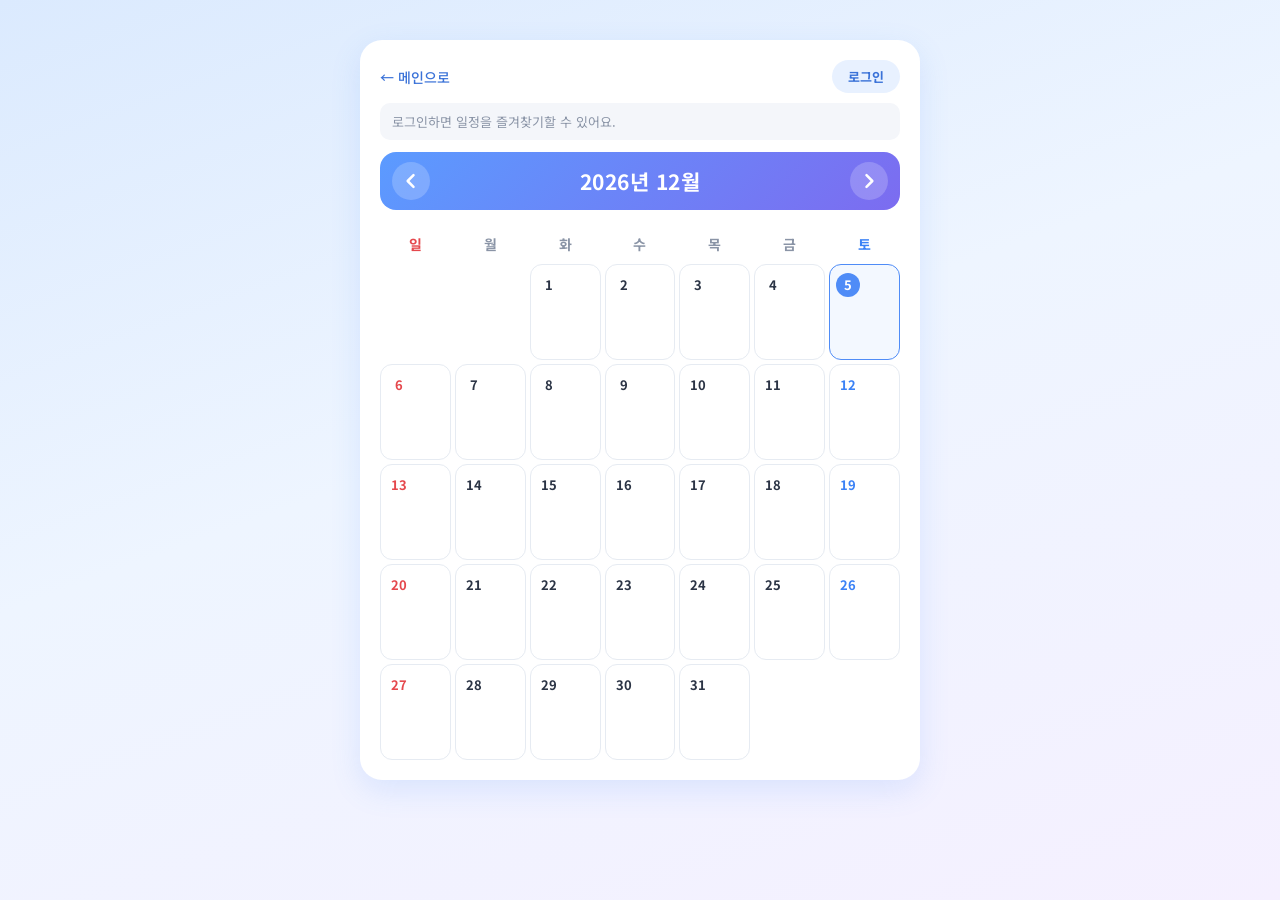
<file: calendar.html>
<!DOCTYPE html>
<html lang="ko">
<head>
    <meta charset="UTF-8">
    <meta name="viewport" content="width=device-width, initial-scale=1.0">
    <title>학생회 캘린더</title>
    <link rel="stylesheet" href="calendar.css">
</head>
<body>

    <div class="calendar">
        <div class="top-row">
            <a class="back-link" href="index.html">← 메인으로</a>
            <div id="userArea" class="user-area"></div>
        </div>

        <p id="modeNotice" class="mode-notice"></p>

        <div class="header">
            <button id="prev" aria-label="이전 달"><svg width="20" height="20" viewBox="0 0 24 24" fill="none" stroke="currentColor" stroke-width="3" stroke-linecap="round" stroke-linejoin="round" aria-hidden="true"><polyline points="15 5 8 12 15 19"/></svg></button>
            <h2 id="month"></h2>
            <button id="next" aria-label="다음 달"><svg width="20" height="20" viewBox="0 0 24 24" fill="none" stroke="currentColor" stroke-width="3" stroke-linecap="round" stroke-linejoin="round" aria-hidden="true"><polyline points="9 5 16 12 9 19"/></svg></button>
        </div>

        <div class="week">
            <div>일</div>
            <div>월</div>
            <div>화</div>
            <div>수</div>
            <div>목</div>
            <div>금</div>
            <div>토</div>
        </div>

        <div id="days" class="days"></div>
    </div>

    <!-- 날짜별 일정 팝업 (목록 + 추가/수정 폼) -->
    <div id="popup" class="popup">
        <div class="popup-content">

            <button id="closePopup" class="close" aria-label="닫기">&times;</button>

            <h3 id="popupDate"></h3>

            <div id="scheduleList"></div>

            <form id="scheduleForm" class="schedule-form" autocomplete="off">
                <h4 id="formTitle">새 일정 추가</h4>

                <label for="titleInput">제목</label>
                <input type="text" id="titleInput" placeholder="일정 제목" maxlength="100">

                <label for="datetimeInput">일시</label>
                <input type="datetime-local" id="datetimeInput">

                <label for="placeInput">장소</label>
                <input type="text" id="placeInput" placeholder="장소" maxlength="100">

                <label for="contentInput">내용</label>
                <textarea id="contentInput" rows="4" placeholder="일정 내용" maxlength="1000"></textarea>

                <label for="linkInput">링크 (선택)</label>
                <input type="text" id="linkInput" placeholder="인스타 게시물 등 링크 (https://...)" maxlength="300" inputmode="url">

                <div class="form-buttons">
                    <button type="submit" id="saveSchedule">일정 추가</button>
                    <button type="button" id="cancelEdit" class="cancel-button" hidden>수정 취소</button>
                </div>
            </form>

        </div>
    </div>

    <!-- 일정 상세 팝업 -->
    <div id="detailPopup" class="popup">
        <div class="popup-content">

            <button id="closeDetail" class="close" aria-label="닫기">&times;</button>

            <h3 id="detailTitle"></h3>

            <dl class="detail-list">
                <dt>일시</dt>
                <dd id="detailDatetime"></dd>

                <dt>장소</dt>
                <dd id="detailPlace"></dd>

                <dt>내용</dt>
                <dd id="detailContent"></dd>

                <dt id="detailLinkLabel" hidden>포스터</dt>
                <dd id="detailLinkWrap" hidden>
                    <a id="detailLink" class="detail-link" href="#" target="_blank" rel="noopener noreferrer"></a>
                </dd>
            </dl>

            <div class="detail-actions" id="detailActions">
                <button id="detailFavorite" class="favorite-button"></button>
                <button id="detailEdit" class="edit-button">수정</button>
                <button id="detailDelete" class="delete-button">삭제</button>
            </div>

        </div>
    </div>

    <script src="storage.js"></script>
    <script type="after-ready" src="auth.js"></script>
    <script type="after-ready" src="calendar.js"></script>
</body>
</html>
</file>
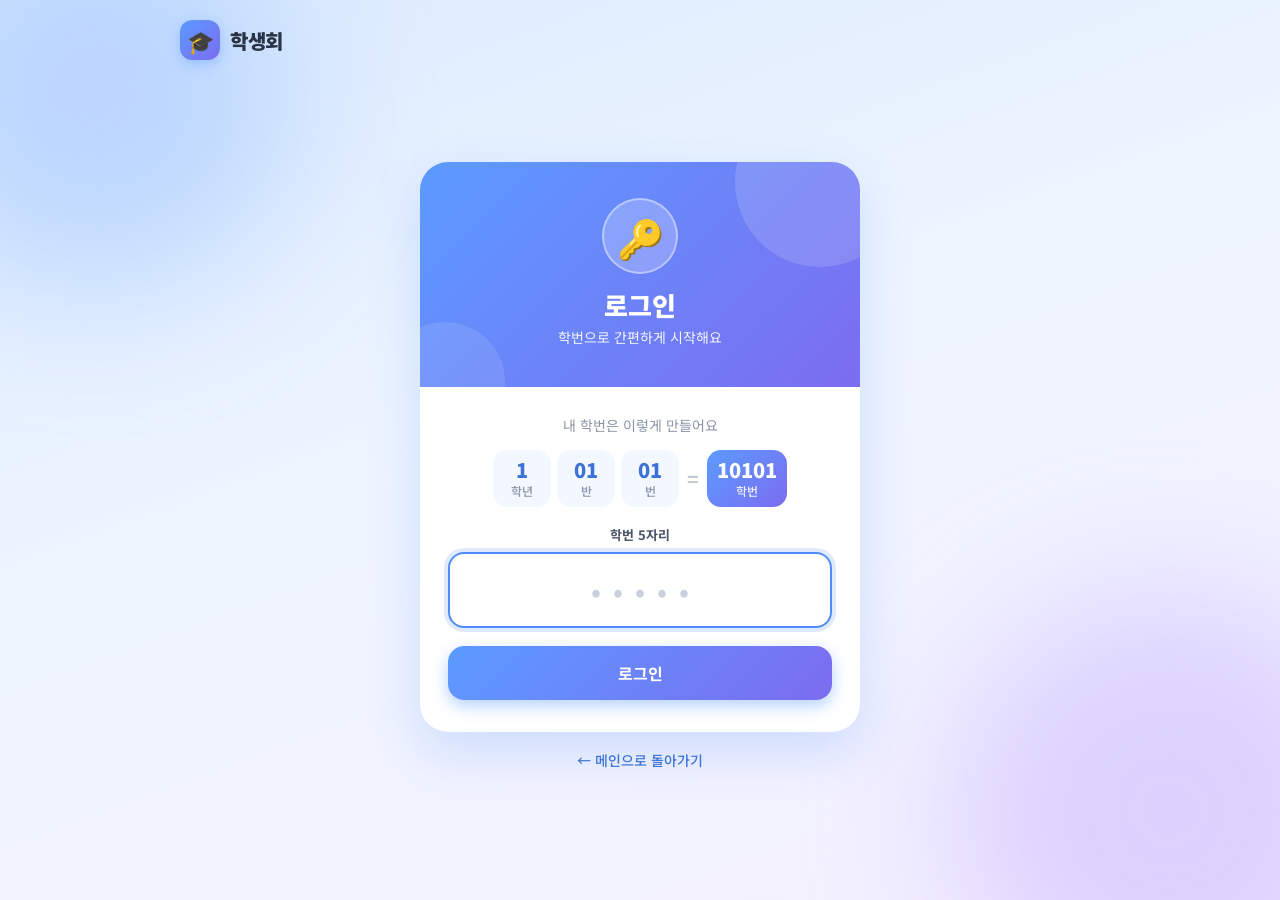
<file: login.html>
<!DOCTYPE html>
<html lang="ko">
<head>
    <meta charset="UTF-8">
    <meta name="viewport" content="width=device-width, initial-scale=1.0">
    <title>로그인 - 학생회</title>
    <link rel="stylesheet" href="main.css">
</head>
<body class="login-page">

    <header class="site-header">
        <a class="logo" href="index.html">
            <span class="logo-mark">🎓</span>
            <span>학생회</span>
        </a>
    </header>

    <div class="login-main">
        <section class="login-card">

            <div class="login-banner">
                <div class="login-emoji">🔑</div>
                <h1>로그인</h1>
                <p>학번으로 간편하게 시작해요</p>
            </div>

            <div class="login-body">

                <!-- 로그인 전 -->
                <div id="loginView">
                    <p class="login-desc">내 학번은 이렇게 만들어요</p>

                    <div class="id-guide" aria-label="학번 구성 예시">
                        <span><b>1</b>학년</span>
                        <span><b>01</b>반</span>
                        <span><b>01</b>번</span>
                        <span class="eq">=</span>
                        <span class="result"><b>10101</b>학번</span>
                    </div>

                    <form id="loginForm" autocomplete="off">
                        <label for="studentId">학번 5자리</label>
                        <input
                            type="text"
                            id="studentId"
                            inputmode="numeric"
                            maxlength="5"
                            placeholder="•••••"
                        >

                        <!-- 관리자 학번이면 login.js가 비밀번호 칸을 여기에 넣어 줘요 -->

                        <p id="loginError" class="login-error" hidden></p>

                        <button type="submit" class="login-submit">로그인</button>
                    </form>
                </div>

                <!-- 이미 로그인한 상태 -->
                <div id="loggedInView" hidden>
                    <p class="login-desc" id="loggedInText"></p>

                    <div class="login-actions">
                        <a class="home-button" href="index.html">메인으로</a>
                        <button type="button" id="logoutButton" class="secondary-button">로그아웃</button>
                    </div>
                </div>

            </div>

        </section>

        <a class="login-back" href="index.html">← 메인으로 돌아가기</a>
    </div>
    
    <script src="storage.js"></script>
    <script type="after-ready" src="auth.js"></script>
    <script type="after-ready" src="login.js"></script>
</body>
</html>
</file>
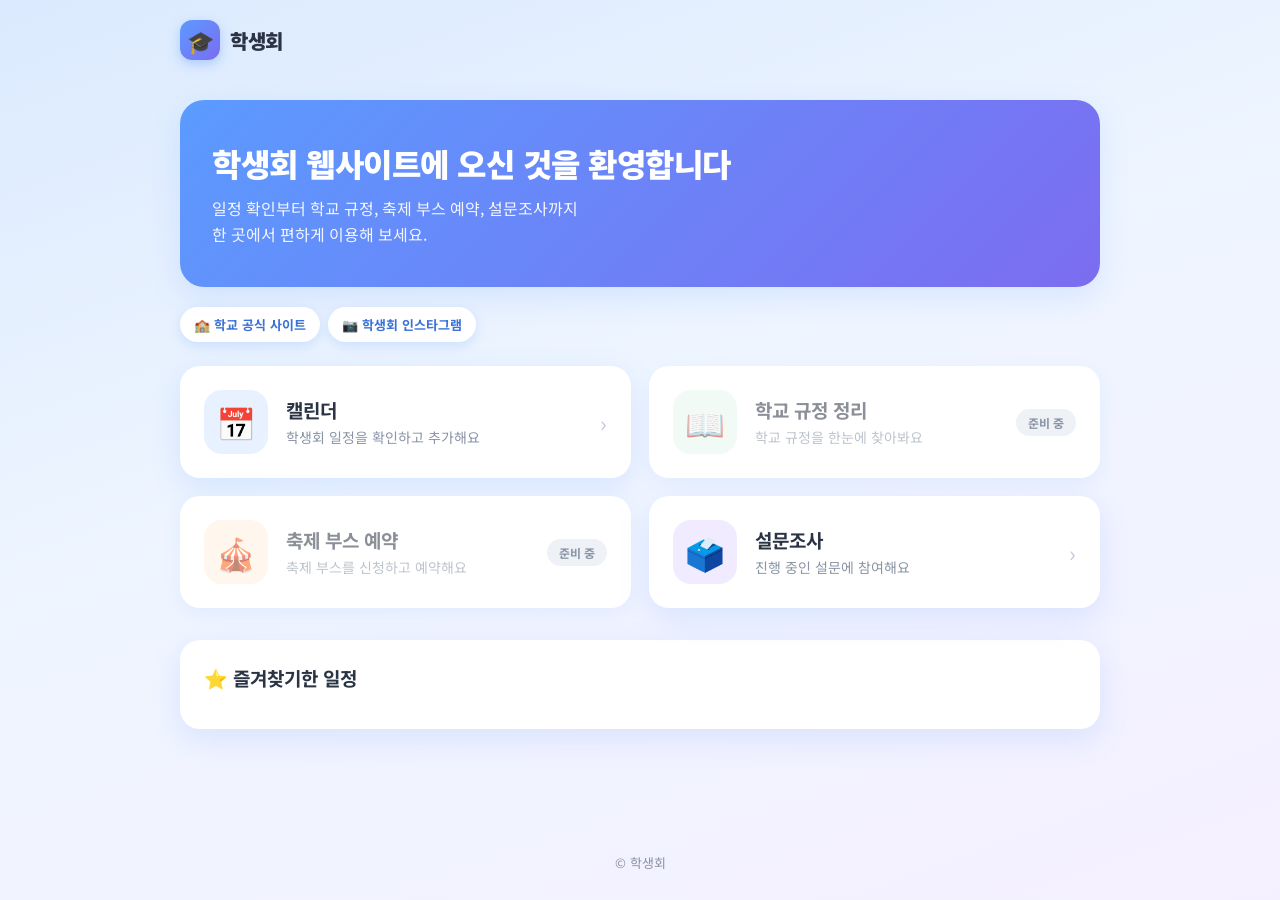
<file: main.html>
<!DOCTYPE html>
<html lang="ko">
<head>
    <meta charset="UTF-8">
    <meta name="viewport" content="width=device-width, initial-scale=1.0">
    <title>학생회 웹사이트</title>
    <link rel="stylesheet" href="main.css">
    <style>
        .quick-links { display: flex; flex-wrap: wrap; gap: 8px; margin: -12px 0 24px; }
        .quick-link {
            padding: 8px 14px; border: none; border-radius: 999px; background: white;
            color: var(--primary-dark); font: inherit; font-size: 13px; font-weight: 700;
            cursor: pointer; box-shadow: 0 4px 12px rgba(79, 140, 247, 0.18);
            transition: background-color 0.15s, color 0.15s, transform 0.15s;
        }
        .quick-link:hover { background: var(--primary); color: white; transform: translateY(-1px); }
    </style>
</head>
<body>

    <header class="site-header">
        <a class="logo" href="main.html">
            <span class="logo-mark">🎓</span>
            <span>학생회</span>
        </a>

        <!-- 로그인 버튼 / 학번 + 로그아웃 (auth.js가 채워 줘요) -->
        <div id="userArea" class="user-area"></div>
    </header>

    <main>
        <section class="hero">
            <h1>학생회 웹사이트에 오신 것을 환영합니다</h1>
            <p>일정 확인부터 학교 규정, 축제 부스 예약, 설문조사까지<br>한 곳에서 편하게 이용해 보세요.</p>
        </section>

        <!-- 바로가기 (링크는 최고 관리자가 관리자 페이지에서 설정) -->
        <div class="quick-links" aria-label="바로가기">
            <button type="button" class="quick-link" data-key="school">🏫 학교 공식 사이트</button>
            <button type="button" class="quick-link" data-key="instagram">📷 학생회 인스타그램</button>
        </div>

        <nav class="menu" aria-label="주요 메뉴">

            <!-- 캘린더: 연결됨 -->
            <a class="menu-card" href="calendar.html">
                <span class="menu-icon icon-calendar">📅</span>
                <span class="menu-text">
                    <h2>캘린더</h2>
                    <p>학생회 일정을 확인하고 추가해요</p>
                </span>
                <span class="menu-arrow">›</span>
            </a>

            <!-- 아래 기능들은 페이지가 만들어지면 <div>를 <a href="...">로 바꾸고
                 disabled 클래스와 badge를 빼면 돼요 -->
            <div class="menu-card disabled" aria-disabled="true">
                <span class="menu-icon icon-rules">📖</span>
                <span class="menu-text">
                    <h2>학교 규정 정리</h2>
                    <p>학교 규정을 한눈에 찾아봐요</p>
                </span>
                <span class="badge">준비 중</span>
            </div>

            <div class="menu-card disabled" aria-disabled="true">
                <span class="menu-icon icon-booth">🎪</span>
                <span class="menu-text">
                    <h2>축제 부스 예약</h2>
                    <p>축제 부스를 신청하고 예약해요</p>
                </span>
                <span class="badge">준비 중</span>
            </div>

            <!-- 설문조사: 연결됨 (예전 "투표") -->
            <a class="menu-card" href="survey.html">
                <span class="menu-icon icon-vote">🗳️</span>
                <span class="menu-text">
                    <h2>설문조사</h2>
                    <p>진행 중인 설문에 참여해요</p>
                </span>
                <span class="menu-arrow">›</span>
            </a>

        </nav>

        <!-- 즐겨찾기한 일정 (지나간 일정은 제외, 날짜순) -->
        <section class="favorites" aria-labelledby="favoritesTitle">
            <h2 id="favoritesTitle">⭐ 즐겨찾기한 일정</h2>
            <ul id="favoriteList" class="favorite-list"></ul>
            <p id="favoriteEmpty" class="favorite-empty" hidden></p>
        </section>
    </main>

    <footer class="site-footer">
        © 학생회
    </footer>

    <script src="auth.js"></script>
    <script>
        Auth.renderUserArea(document.getElementById("userArea"));

        // ---------- 즐겨찾기한 일정 ----------

        function pad(number) {
            return String(number).padStart(2, "0");
        }

        function renderFavorites() {

            const list = document.getElementById("favoriteList");
            const empty = document.getElementById("favoriteEmpty");

            list.innerHTML = "";
            empty.hidden = true;

            const user = Auth.getUser();

            // 로그인 안 했으면 안내만 표시
            if (!user) {
                empty.textContent = "로그인하면 즐겨찾기한 일정을 볼 수 있어요.";
                empty.hidden = false;
                return;
            }

            // 내 즐겨찾기 ID 목록 (calendar 페이지에서 저장한 값)
            let favoriteIds = [];

            try {
                const saved = JSON.parse(
                    localStorage.getItem(`favoriteIds_${user.id}`)
                );

                if (Array.isArray(saved)) {
                    favoriteIds = saved;
                }
            } catch (error) {
                // 값이 깨졌으면 빈 목록으로 처리
            }

            const favoriteSet = new Set(favoriteIds);

            // 전체 일정
            let schedules = {};

            try {
                schedules = JSON.parse(localStorage.getItem("schedules")) || {};
            } catch (error) {
                schedules = {};
            }

            // 오늘 날짜 (YYYY-MM-DD)
            const now = new Date();
            const todayKey =
                `${now.getFullYear()}-${pad(now.getMonth() + 1)}-${pad(now.getDate())}`;

            const items = [];

            for (const dateKey in schedules) {

                const dayList = schedules[dateKey];

                if (!Array.isArray(dayList)) {
                    continue;
                }

                dayList.forEach(item => {

                    if (!item || typeof item !== "object" || !favoriteSet.has(item.id)) {
                        return;
                    }

                    const datetime = item.datetime || dateKey;
                    const date = datetime.slice(0, 10);

                    // 지나간 일정(어제까지)은 표시하지 않음 — 오늘 일정은 표시
                    if (date < todayKey) {
                        return;
                    }

                    items.push({
                        datetime: datetime,
                        date: date,
                        title: item.title ?? item.text ?? ""
                    });
                });
            }

            if (items.length === 0) {
                empty.textContent = "즐겨찾기한 일정이 없습니다.";
                empty.hidden = false;
                return;
            }

            // 날짜순 정렬
            items.sort((a, b) => a.datetime.localeCompare(b.datetime));

            items.forEach(item => {

                const [year, month, day] = item.date.split("-");

                // 올해가 아니면 연도도 같이 표시
                const dateText =
                    (Number(year) !== now.getFullYear() ? `${year}년 ` : "") +
                    `${Number(month)}월 ${Number(day)}일`;

                const row = document.createElement("li");
                row.className = "favorite-item";

                const dateElement = document.createElement("span");
                dateElement.className = "favorite-date";
                dateElement.textContent = dateText;

                const titleElement = document.createElement("span");
                titleElement.className = "favorite-title";
                titleElement.textContent = item.title;

                row.appendChild(dateElement);
                row.appendChild(titleElement);

                list.appendChild(row);
            });
        }

        renderFavorites();

        // ---------- 바로가기 버튼 ----------
        document.querySelectorAll(".quick-link").forEach(button => {
            button.addEventListener("click", () => {
                let links = {};
                try { links = JSON.parse(localStorage.getItem("siteLinks")) || {}; } catch (error) { links = {}; }

                const url = links[button.dataset.key];

                if (!url || !/^https?:\/\//i.test(url)) {
                    alert("아직 링크가 등록되지 않았어요.");
                    return;
                }

                window.open(url, "_blank", "noopener,noreferrer");
            });
        });
    </script>
</body>
</html>
</file>
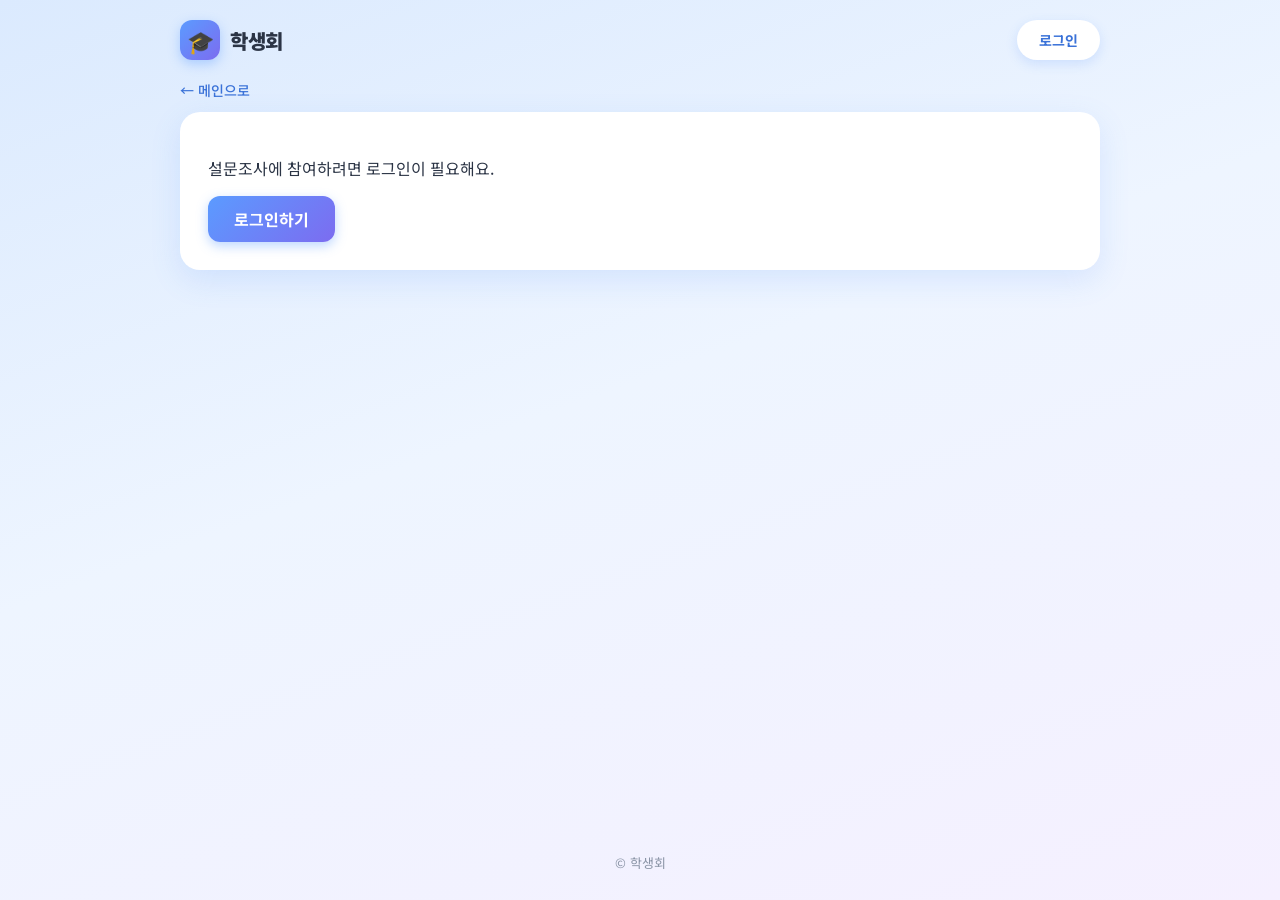
<file: survey.html>
<!DOCTYPE html>
<html lang="ko">
<head>
    <meta charset="UTF-8">
    <meta name="viewport" content="width=device-width, initial-scale=1.0">
    <title>설문조사 - 학생회</title>
    <link rel="stylesheet" href="main.css">
    <link rel="stylesheet" href="survey.css">
</head>
<body>

    <header class="site-header">
        <a class="logo" href="index.html">
            <span class="logo-mark">🎓</span>
            <span>학생회</span>
        </a>
        <div id="userArea" class="user-area"></div>
    </header>

    <main>
        <a class="login-back" href="index.html">← 메인으로</a>
        <div id="app"></div>
    </main>

    <footer class="site-footer">© 학생회</footer>

    <script src="storage.js"></script>
    <script type="after-ready" src="auth.js"></script>
    <script type="after-ready" src="survey.js"></script>
</body>
</html>
</file>
<file: main.css>
@import url("https://fonts.googleapis.com/css2?family=Noto+Sans+KR:wght@400;500;700;900&display=swap");

:root {
    --primary: #4f8cf7;
    --primary-dark: #3a72d8;
    --purple: #7c6cf0;
    --text: #2b3445;
    --muted: #8a94a6;
    --border: #e6ebf2;
    --shadow: 0 10px 30px rgba(79, 140, 247, 0.15);
}

* {
    box-sizing: border-box;
}

body {
    margin: 0;
    min-height: 100vh;
    display: flex;
    flex-direction: column;
    background: linear-gradient(160deg, #dbeafe 0%, #eef5ff 45%, #f5f0ff 100%);
    background-attachment: fixed;
    color: var(--text);
    font-family: "Noto Sans KR", "Apple SD Gothic Neo", "Malgun Gothic", sans-serif;
}

a {
    color: inherit;
    text-decoration: none;
}

/* ---------- 상단 바 ---------- */

.site-header {
    display: flex;
    justify-content: space-between;
    align-items: center;
    gap: 12px;
    width: 100%;
    max-width: 960px;
    margin: 0 auto;
    padding: 20px 20px 0;
}

.logo {
    display: flex;
    align-items: center;
    gap: 10px;
    font-size: 20px;
    font-weight: 900;
    letter-spacing: -0.3px;
}

.logo-mark {
    display: inline-flex;
    align-items: center;
    justify-content: center;
    width: 40px;
    height: 40px;
    border-radius: 12px;
    background: linear-gradient(135deg, #5b9bff, var(--purple));
    font-size: 22px;
    box-shadow: 0 4px 12px rgba(91, 155, 255, 0.4);
}

.login-button {
    padding: 10px 22px;
    border-radius: 999px;
    background-color: white;
    color: var(--primary-dark);
    font-weight: 700;
    font-size: 14px;
    box-shadow: 0 4px 12px rgba(79, 140, 247, 0.18);
    transition: background-color 0.15s, color 0.15s, transform 0.15s;
}

.login-button:hover {
    background-color: var(--primary);
    color: white;
    transform: translateY(-1px);
}

/* ---------- 메인 ---------- */

main {
    flex: 1;
    width: 100%;
    max-width: 960px;
    margin: 0 auto;
    padding: 0 20px;
}

.hero {
    margin: 40px 0 32px;
    padding: 40px 32px;
    border-radius: 24px;
    background: linear-gradient(135deg, #5b9bff, var(--purple));
    color: white;
    box-shadow: var(--shadow);
}

.hero h1 {
    margin: 0 0 10px;
    font-size: 32px;
    font-weight: 900;
    letter-spacing: -0.5px;
}

.hero p {
    margin: 0;
    font-size: 16px;
    opacity: 0.92;
    line-height: 1.6;
}

.menu {
    display: grid;
    grid-template-columns: repeat(2, minmax(0, 1fr));
    gap: 18px;
}

.menu-card {
    display: flex;
    align-items: center;
    gap: 18px;
    padding: 24px;
    border-radius: 20px;
    background-color: white;
    box-shadow: var(--shadow);
    transition: transform 0.18s, box-shadow 0.18s;
}

.menu-card:hover {
    transform: translateY(-4px);
    box-shadow: 0 16px 36px rgba(79, 140, 247, 0.28);
}

.menu-icon {
    flex-shrink: 0;
    display: flex;
    align-items: center;
    justify-content: center;
    width: 64px;
    height: 64px;
    border-radius: 18px;
    font-size: 32px;
}

.menu-text h2 {
    margin: 0 0 4px;
    font-size: 19px;
    font-weight: 700;
}

.menu-text p {
    margin: 0;
    font-size: 14px;
    line-height: 1.5;
    color: var(--muted);
}

.menu-arrow {
    margin-left: auto;
    font-size: 22px;
    color: #c2cad8;
    transition: transform 0.18s, color 0.18s;
}

.menu-card:hover .menu-arrow {
    transform: translateX(4px);
    color: var(--primary);
}

/* 카드별 아이콘 색 */
.icon-calendar { background-color: #e8f1ff; }
.icon-rules    { background-color: #e6f7ee; }
.icon-booth    { background-color: #fff1e0; }
.icon-vote     { background-color: #f1ebff; }

/* ---------- 준비 중(비활성) 항목 ---------- */

.menu-card.disabled {
    cursor: default;
    box-shadow: 0 6px 18px rgba(79, 140, 247, 0.08);
}

.menu-card.disabled:hover {
    transform: none;
    box-shadow: 0 6px 18px rgba(79, 140, 247, 0.08);
}

.menu-card.disabled .menu-icon,
.menu-card.disabled .menu-text {
    opacity: 0.55;
}

.badge {
    flex-shrink: 0;
    margin-left: auto;
    padding: 5px 12px;
    border-radius: 999px;
    background-color: #eef1f6;
    color: var(--muted);
    font-size: 12px;
    font-weight: 700;
}

.login-button.disabled {
    cursor: default;
    background-color: rgba(255, 255, 255, 0.6);
    color: var(--muted);
    box-shadow: none;
}

.login-button.disabled:hover {
    background-color: rgba(255, 255, 255, 0.6);
    color: var(--muted);
    transform: none;
}

/* ---------- 로그인 / 사용자 영역 ---------- */

[hidden] {
    display: none !important;
}

.user-area {
    display: flex;
    align-items: center;
    gap: 8px;
}

.user-chip {
    display: inline-flex;
    align-items: center;
    gap: 8px;
    padding: 9px 14px;
    border-radius: 999px;
    background-color: white;
    font-size: 14px;
    font-weight: 700;
    box-shadow: 0 4px 12px rgba(79, 140, 247, 0.18);
}

.role-badge {
    padding: 2px 9px;
    border-radius: 999px;
    background-color: #eef1f6;
    color: var(--muted);
    font-size: 11px;
    font-weight: 700;
}

.role-badge.admin {
    background: linear-gradient(135deg, #5b9bff, var(--purple));
    color: white;
}

.logout-button {
    padding: 9px 14px;
    border: none;
    border-radius: 999px;
    background-color: rgba(255, 255, 255, 0.7);
    color: var(--muted);
    font: inherit;
    font-size: 13px;
    font-weight: 700;
    cursor: pointer;
    transition: background-color 0.15s, color 0.15s;
}

.logout-button:hover {
    background-color: white;
    color: #d94444;
}

/* ---------- 로그인 화면 ---------- */

/* 배경 장식 (흐릿한 색 덩어리) */
.login-page {
    position: relative;
    overflow-x: hidden;
}

.login-page::before,
.login-page::after {
    content: "";
    position: fixed;
    z-index: 0;
    border-radius: 50%;
    filter: blur(70px);
    opacity: 0.55;
    pointer-events: none;
}

.login-page::before {
    width: 380px;
    height: 380px;
    top: -90px;
    left: -90px;
    background: #9ec5ff;
}

.login-page::after {
    width: 440px;
    height: 440px;
    right: -110px;
    bottom: -130px;
    background: #c9b8ff;
}

.login-page .site-header,
.login-page .login-main {
    position: relative;
    z-index: 1;
}

.login-main {
    flex: 1;
    display: flex;
    flex-direction: column;
    align-items: center;
    justify-content: center;
    gap: 18px;
    padding: 20px 20px 48px;
}

.login-card {
    width: 440px;
    max-width: 100%;
    border-radius: 28px;
    background-color: white;
    box-shadow: 0 20px 50px rgba(79, 140, 247, 0.22);
    overflow: hidden;
    text-align: center;
    animation: loginRise 0.5s ease both;
}

@keyframes loginRise {
    from { opacity: 0; transform: translateY(24px); }
    to { opacity: 1; transform: translateY(0); }
}

/* 위쪽 그라데이션 배너 */
.login-banner {
    position: relative;
    padding: 36px 24px 40px;
    background: linear-gradient(135deg, #5b9bff, var(--purple));
    color: white;
    overflow: hidden;
}

.login-banner::before,
.login-banner::after {
    content: "";
    position: absolute;
    border-radius: 50%;
    background: rgba(255, 255, 255, 0.14);
}

.login-banner::before {
    width: 170px;
    height: 170px;
    top: -65px;
    right: -45px;
}

.login-banner::after {
    width: 120px;
    height: 120px;
    left: -35px;
    bottom: -55px;
    background: rgba(255, 255, 255, 0.1);
}

.login-emoji {
    position: relative;
    display: inline-flex;
    align-items: center;
    justify-content: center;
    width: 76px;
    height: 76px;
    margin-bottom: 12px;
    border-radius: 50%;
    background: rgba(255, 255, 255, 0.22);
    box-shadow: inset 0 0 0 2px rgba(255, 255, 255, 0.4);
    font-size: 38px;
}

.login-banner h1 {
    position: relative;
    margin: 0 0 4px;
    font-size: 26px;
    font-weight: 900;
    letter-spacing: -0.3px;
}

.login-banner p {
    position: relative;
    margin: 0;
    font-size: 14px;
    opacity: 0.92;
}

.login-body {
    padding: 28px 28px 32px;
}

.login-desc {
    margin: 0 0 14px;
    color: var(--muted);
    font-size: 14px;
    line-height: 1.5;
}

/* 학번 만드는 법 안내 */
.id-guide {
    display: flex;
    flex-wrap: wrap;
    align-items: center;
    justify-content: center;
    gap: 6px;
    margin-bottom: 8px;
}

.id-guide span {
    display: inline-flex;
    flex-direction: column;
    align-items: center;
    min-width: 58px;
    padding: 8px 10px;
    border-radius: 14px;
    background-color: #f3f7ff;
    color: var(--muted);
    font-size: 12px;
    font-weight: 500;
}

.id-guide b {
    font-size: 20px;
    font-weight: 900;
    line-height: 1.2;
    color: var(--primary-dark);
}

.id-guide .eq {
    min-width: 0;
    padding: 0 2px;
    background: none;
    font-size: 20px;
    font-weight: 700;
    color: #c2cad8;
}

.id-guide .result {
    background: linear-gradient(135deg, #5b9bff, var(--purple));
    color: rgba(255, 255, 255, 0.9);
}

.id-guide .result b {
    color: white;
}

.login-card form {
    text-align: center;
}

.login-card label {
    display: block;
    margin: 18px 0 8px;
    font-size: 13px;
    font-weight: 700;
    color: #4a5568;
}

.login-card input {
    width: 100%;
    padding: 16px 14px;
    border: 2px solid var(--border);
    border-radius: 16px;
    background-color: #fafcff;
    font: inherit;
    font-size: 28px;
    font-weight: 700;
    letter-spacing: 12px;
    text-indent: 12px;
    text-align: center;
    transition: border-color 0.15s, box-shadow 0.15s, background-color 0.15s;
}

.login-card input::placeholder {
    color: #c9d0dd;
    font-weight: 500;
}

.login-card input:focus {
    outline: none;
    border-color: var(--primary);
    background-color: white;
    box-shadow: 0 0 0 4px rgba(79, 140, 247, 0.18);
}

.login-error {
    margin: 12px 0 0;
    padding: 10px 12px;
    border-radius: 12px;
    background-color: #fdeaea;
    color: #d94444;
    font-size: 13px;
    line-height: 1.5;
    animation: shake 0.35s ease;
}

/* 성공 안내 문구: 오류처럼 떨리지 않고 초록색으로 표시 */
.login-error.ok {
    background-color: #e6f7ee;
    color: #1f7a4a;
    animation: none;
}

@keyframes shake {
    0%, 100% { transform: translateX(0); }
    25% { transform: translateX(-6px); }
    75% { transform: translateX(6px); }
}

.login-submit {
    width: 100%;
    margin-top: 18px;
    padding: 15px;
    border: none;
    border-radius: 16px;
    background: linear-gradient(135deg, #5b9bff, var(--purple));
    color: white;
    font: inherit;
    font-size: 16px;
    font-weight: 700;
    cursor: pointer;
    box-shadow: 0 6px 16px rgba(91, 155, 255, 0.45);
    transition: box-shadow 0.15s, transform 0.15s;
}

.login-submit:hover {
    transform: translateY(-2px);
    box-shadow: 0 10px 22px rgba(91, 155, 255, 0.55);
}

.login-submit:active {
    transform: scale(0.98);
}

.login-actions {
    display: flex;
    justify-content: center;
    gap: 8px;
}

.secondary-button {
    padding: 11px 22px;
    border: none;
    border-radius: 12px;
    background-color: #eef1f6;
    color: #4a5568;
    font: inherit;
    font-weight: 700;
    cursor: pointer;
}

.secondary-button:hover {
    background-color: #dfe4ec;
}

.login-back {
    font-size: 14px;
    font-weight: 500;
    color: var(--primary-dark);
}

.login-back:hover {
    text-decoration: underline;
}

@media (max-width: 480px) {
    .login-main {
        padding: 12px 14px 32px;
    }

    .login-banner {
        padding: 28px 20px 32px;
    }

    .login-emoji {
        width: 64px;
        height: 64px;
        font-size: 32px;
    }

    .login-body {
        padding: 22px 18px 26px;
    }

    .id-guide span {
        min-width: 50px;
        padding: 6px 8px;
    }

    .id-guide b {
        font-size: 17px;
    }

    .login-card input {
        font-size: 24px;
        letter-spacing: 9px;
        text-indent: 9px;
    }
}

/* ---------- 하단 ---------- */

.site-footer {
    padding: 36px 20px 28px;
    text-align: center;
    font-size: 13px;
    color: var(--muted);
}

.home-button {
    display: inline-block;
    padding: 11px 26px;
    border-radius: 12px;
    background: linear-gradient(135deg, #5b9bff, var(--purple));
    color: white;
    font-weight: 700;
    box-shadow: 0 4px 12px rgba(91, 155, 255, 0.4);
}

.home-button:hover {
    box-shadow: 0 6px 16px rgba(91, 155, 255, 0.55);
}

/* ---------- 모바일 ---------- */

@media (max-width: 640px) {
    .site-header {
        padding: 14px 14px 0;
    }

    .logo {
        font-size: 17px;
    }

    main {
        padding: 0 14px;
    }

    .hero {
        margin: 24px 0 20px;
        padding: 28px 22px;
        border-radius: 20px;
    }

    .hero h1 {
        font-size: 24px;
    }

    .hero p {
        font-size: 14px;
    }

    .menu {
        grid-template-columns: 1fr;
        gap: 12px;
    }

    .menu-card {
        padding: 18px;
    }

    .menu-icon {
        width: 54px;
        height: 54px;
        font-size: 28px;
    }
}

/* ---------- 즐겨찾기한 일정 (메인) ---------- */

.favorites {
    margin-top: 32px;
    padding: 24px;
    border-radius: 20px;
    background-color: white;
    box-shadow: var(--shadow);
}

.favorites h2 {
    margin: 0 0 14px;
    font-size: 19px;
    font-weight: 700;
}

.favorite-list {
    display: flex;
    flex-direction: column;
    gap: 8px;
    margin: 0;
    padding: 0;
    list-style: none;
}

.favorite-item {
    display: flex;
    align-items: center;
    gap: 14px;
    padding: 12px 14px;
    border-radius: 12px;
    background-color: #fffaf0;
    border-left: 4px solid #f5b301;
}

.favorite-date {
    flex-shrink: 0;
    min-width: 84px;
    font-size: 14px;
    font-weight: 700;
    color: #a87800;
}

.favorite-title {
    min-width: 0;
    font-size: 15px;
    font-weight: 500;
    overflow-wrap: anywhere;
}

.favorite-empty {
    margin: 0;
    padding: 16px;
    border-radius: 12px;
    background-color: #f6f8fb;
    color: var(--muted);
    font-size: 14px;
    text-align: center;
}

@media (max-width: 640px) {
    .favorites {
        margin-top: 20px;
        padding: 18px;
    }

    .favorite-item {
        gap: 10px;
    }

    .favorite-date {
        min-width: 70px;
        font-size: 13px;
    }
}
</file>
<file: calendar.css>
@import url("https://fonts.googleapis.com/css2?family=Noto+Sans+KR:wght@400;500;700&display=swap");

:root {
    --primary: #4f8cf7;
    --primary-dark: #3a72d8;
    --primary-soft: #e8f1ff;
    --primary-soft-hover: #d3e5ff;
    --star: #f5b301;
    --star-soft: #fff5cc;
    --star-soft-hover: #ffeb99;
    --danger: #ef5b5b;
    --danger-dark: #d94444;
    --sunday: #e5484d;
    --saturday: #3b82f6;
    --text: #2b3445;
    --muted: #8a94a6;
    --border: #e6ebf2;
    --shadow: 0 10px 30px rgba(79, 140, 247, 0.15);
}

* {
    box-sizing: border-box;
}

body {
    display: flex;
    justify-content: center;
    margin: 0;
    padding: 40px 12px;
    min-height: 100vh;
    background: linear-gradient(160deg, #dbeafe 0%, #eef5ff 45%, #f5f0ff 100%);
    background-attachment: fixed;
    color: var(--text);
    font-family: "Noto Sans KR", "Apple SD Gothic Neo", "Malgun Gothic", sans-serif;
}

button,
input,
textarea {
    font: inherit;
    color: inherit;
}

button {
    cursor: pointer;
    transition: background-color 0.15s, transform 0.1s, box-shadow 0.15s;
}

button:active {
    transform: scale(0.96);
}

/* ---------- 달력 ---------- */

.calendar {
    width: 560px;
    max-width: 100%;
    height: fit-content;
    background-color: white;
    border-radius: 22px;
    padding: 20px;
    box-shadow: var(--shadow);
}

.header {
    display: flex;
    justify-content: space-between;
    align-items: center;
    margin-bottom: 14px;
    padding: 10px 12px;
    border-radius: 16px;
    background: linear-gradient(135deg, #5b9bff, #7c6cf0);
    color: white;
}

.header h2 {
    margin: 0;
    font-size: 21px;
    font-weight: 700;
    letter-spacing: 0.5px;
}

.header button {
    display: flex;
    align-items: center;
    justify-content: center;
    width: 38px;
    height: 38px;
    padding: 0;
    font-size: 24px;
    line-height: 1;
    border: none;
    border-radius: 50%;
    background: rgba(255, 255, 255, 0.2);
    color: white;
}

.header button:hover {
    background: rgba(255, 255, 255, 0.35);
}

.week,
.days {
    display: grid;
    grid-template-columns: repeat(7, minmax(0, 1fr));
    gap: 4px;
}

.week div {
    text-align: center;
    font-weight: 700;
    font-size: 14px;
    padding: 10px 0;
    color: var(--muted);
}

.week div:first-child {
    color: var(--sunday);
}

.week div:last-child {
    color: var(--saturday);
}

.day {
    min-width: 0;
    min-height: 96px;
    padding: 6px;
    border: 1px solid var(--border);
    border-radius: 12px;
    background-color: #fff;
    cursor: pointer;
    overflow: hidden;
    transition: background-color 0.15s, box-shadow 0.15s, transform 0.15s;
}

.day:hover {
    background-color: #f6faff;
    box-shadow: 0 4px 12px rgba(79, 140, 247, 0.18);
    transform: translateY(-2px);
}

.days > div:nth-child(7n + 1) .date-number {
    color: var(--sunday);
}

.days > div:nth-child(7n) .date-number {
    color: var(--saturday);
}

/* 날짜 숫자 (오늘 날짜는 파란 원 안에 표시) */
.date-number {
    --size: 24px;               /* 원의 지름 (모바일에서는 아래에서 줄여요) */
    display: inline-flex;
    align-items: center;
    justify-content: center;
    width: var(--size);         /* 가로·세로를 같게 고정해서 두 자리 숫자여도 찌그러지지 않는 완전한 원 */
    height: var(--size);
    padding: 0;
    margin-bottom: 4px;
    border-radius: 50%;
    font-size: 13px;
    font-weight: 700;
    line-height: 1;
}

/* 글자 위·아래의 폰트 여백을 잘라내고(숫자 높이만 남김) 원 한가운데 놓아요.
   폰트마다 숫자가 위·아래로 쏠리는 문제가 없어져요. (지원하지 않는 브라우저는 위의 기본 가운데 정렬 사용) */
@supports (text-box: trim-both cap alphabetic) {
    .date-number {
        display: inline-block;
        text-align: center;
        text-box: trim-both cap alphabetic;
        padding-block: calc((var(--size) - 1cap) / 2);
    }
}

/* 오늘 */
.day.today {
    border-color: var(--primary);
    background-color: #f3f8ff;
}

.day.today .date-number {
    background-color: var(--primary);
    color: white !important;
}

/* 캘린더 칸 안의 일정 제목 */
.schedule {
    font-size: 12px;
    font-weight: 500;
    background-color: var(--primary-soft);
    color: #2a5db0;
    border-left: 3px solid var(--primary);
    padding: 4px 6px;
    border-radius: 6px;
    margin-top: 4px;
    white-space: nowrap;
    overflow: hidden;
    text-overflow: ellipsis;
    transition: background-color 0.15s;
}

.schedule:hover {
    background-color: var(--primary-soft-hover);
}

.schedule.favorite {
    background-color: var(--star-soft);
    color: #8a6500;
    border-left-color: var(--star);
}

.schedule.favorite:hover {
    background-color: var(--star-soft-hover);
}

/* ---------- 팝업 ---------- */

.popup {
    display: none;
    position: fixed;
    inset: 0;
    width: 100%;
    height: 100%;
    background-color: rgba(30, 41, 59, 0.45);
    backdrop-filter: blur(3px);
    justify-content: center;
    align-items: center;
    padding: 15px;
    z-index: 100;
    animation: fadeIn 0.2s ease;
}

/* 상세 팝업은 날짜 팝업 위에 표시 */
#detailPopup {
    z-index: 110;
}

.popup-content {
    width: 400px;
    max-width: 100%;
    max-height: 90vh;
    overflow-y: auto;
    background-color: white;
    padding: 28px 24px 24px;
    border-radius: 20px;
    position: relative;
    text-align: center;
    box-shadow: 0 20px 50px rgba(0, 0, 0, 0.25);
    animation: popUp 0.25s ease;
}

@keyframes fadeIn {
    from { opacity: 0; }
    to { opacity: 1; }
}

@keyframes popUp {
    from { opacity: 0; transform: translateY(16px) scale(0.97); }
    to { opacity: 1; transform: translateY(0) scale(1); }
}

.close {
    position: absolute;
    top: 10px;
    right: 12px;
    width: 34px;
    height: 34px;
    font-size: 24px;
    line-height: 1;
    border: none;
    border-radius: 50%;
    background: none;
    color: var(--muted);
}

.close:hover {
    background-color: #f1f4f9;
    color: var(--text);
}

#popupDate,
#detailTitle {
    margin: 0;
    padding: 0 22px;
    font-size: 19px;
    overflow-wrap: anywhere;
}

/* 날짜 팝업의 일정 목록 */
#scheduleList {
    display: flex;
    flex-direction: column;
    gap: 8px;
    max-height: 220px;
    overflow-y: auto;
    margin: 16px 0;
    padding: 2px;
}

.schedule-item {
    display: flex;
    justify-content: space-between;
    align-items: center;
    gap: 8px;
    padding: 10px 12px;
    border: 1px solid var(--border);
    border-radius: 12px;
    background-color: #fafcff;
    text-align: left;
}

.schedule-item-text {
    flex: 1;
    min-width: 0;
    padding: 0;
    border: none;
    background: none;
    text-align: left;
    font-weight: 500;
    overflow-wrap: anywhere;
}

.schedule-item-text:hover {
    color: var(--primary-dark);
    text-decoration: underline;
}

.schedule-actions {
    display: flex;
    align-items: center;
    gap: 5px;
    flex-shrink: 0;
}

.favorite-button,
.edit-button,
.delete-button {
    border: none;
    border-radius: 8px;
    padding: 6px 10px;
    font-size: 12px;
    font-weight: 500;
}

.favorite-button {
    background-color: var(--star-soft);
    color: #a87800;
    font-size: 17px;
    padding: 3px 9px;
}

.favorite-button:hover {
    background-color: var(--star-soft-hover);
}

.edit-button {
    background-color: var(--primary-soft);
    color: #2a5db0;
}

.edit-button:hover {
    background-color: var(--primary-soft-hover);
}

.delete-button {
    background-color: #fdeaea;
    color: var(--danger-dark);
}

.delete-button:hover {
    background-color: var(--danger);
    color: white;
}

/* ---------- 일정 추가 / 수정 폼 ---------- */

.schedule-form {
    text-align: left;
    border-top: 1px dashed #d5dce8;
    padding-top: 16px;
}

.schedule-form h4 {
    margin: 0 0 8px;
    text-align: center;
    font-size: 16px;
    color: var(--primary-dark);
}

.schedule-form label {
    display: block;
    font-size: 13px;
    font-weight: 700;
    margin: 10px 0 5px;
    color: #4a5568;
}

.schedule-form input,
.schedule-form textarea {
    width: 100%;
    padding: 10px 12px;
    border: 1.5px solid var(--border);
    border-radius: 10px;
    background-color: #fafcff;
    transition: border-color 0.15s, box-shadow 0.15s, background-color 0.15s;
}

.schedule-form input:focus,
.schedule-form textarea:focus {
    outline: none;
    border-color: var(--primary);
    background-color: white;
    box-shadow: 0 0 0 3px rgba(79, 140, 247, 0.18);
}

.schedule-form textarea {
    resize: vertical;
}

.form-buttons {
    display: flex;
    gap: 8px;
    margin-top: 16px;
}

.form-buttons button {
    flex: 1;
    padding: 11px;
    border: none;
    border-radius: 10px;
    font-weight: 700;
}

#saveSchedule {
    background: linear-gradient(135deg, #5b9bff, #7c6cf0);
    color: white;
    box-shadow: 0 4px 12px rgba(91, 155, 255, 0.4);
}

#saveSchedule:hover {
    box-shadow: 0 6px 16px rgba(91, 155, 255, 0.55);
}

.cancel-button {
    background-color: #eef1f6;
    color: #4a5568;
}

.cancel-button:hover {
    background-color: #dfe4ec;
}

/* ---------- 상세 팝업 ---------- */

.detail-list {
    text-align: left;
    margin: 18px 0;
    padding: 6px 16px 16px;
    border-radius: 14px;
    background-color: #f6faff;
}

.detail-list dt {
    font-size: 12px;
    font-weight: 700;
    color: var(--primary-dark);
    margin-top: 14px;
}

.detail-list dd {
    margin: 4px 0 0;
    white-space: pre-wrap;
    overflow-wrap: anywhere;
}

.detail-actions {
    display: flex;
    justify-content: center;
    gap: 8px;
}

.detail-actions button {
    padding: 9px 18px;
    font-size: 14px;
}

.detail-actions .favorite-button {
    font-size: 18px;
    padding: 5px 14px;
}

.empty-message {
    color: var(--muted);
    font-size: 14px;
    padding: 14px;
    margin: 0;
    border-radius: 12px;
    background-color: #f6f8fb;
}

[hidden] {
    display: none !important;
}

/* 위쪽 줄: 메인으로 링크 + 로그인 정보 */
.top-row {
    display: flex;
    justify-content: space-between;
    align-items: center;
    gap: 8px;
    margin-bottom: 10px;
}

.top-row .back-link {
    margin: 0;
}

.user-area {
    display: flex;
    align-items: center;
    gap: 6px;
}

.login-button {
    padding: 7px 16px;
    border-radius: 999px;
    background-color: var(--primary-soft);
    color: var(--primary-dark);
    font-size: 13px;
    font-weight: 700;
    text-decoration: none;
}

.login-button:hover {
    background-color: var(--primary);
    color: white;
}

.user-chip {
    display: inline-flex;
    align-items: center;
    gap: 6px;
    padding: 6px 12px;
    border-radius: 999px;
    background-color: #f1f4f9;
    font-size: 13px;
    font-weight: 700;
}

.role-badge {
    padding: 2px 8px;
    border-radius: 999px;
    background-color: #e0e5ee;
    color: var(--muted);
    font-size: 11px;
}

.role-badge.admin {
    background: linear-gradient(135deg, #5b9bff, #7c6cf0);
    color: white;
}

.logout-button {
    padding: 6px 12px;
    border: none;
    border-radius: 999px;
    background: none;
    color: var(--muted);
    font-size: 12px;
    font-weight: 700;
}

.logout-button:hover {
    background-color: #fdeaea;
    color: var(--danger-dark);
}

/* 보기 전용 / 관리자 안내 */
.mode-notice {
    margin: 0 0 12px;
    padding: 9px 12px;
    border-radius: 10px;
    background-color: #f4f6fa;
    color: var(--muted);
    font-size: 13px;
}

.mode-notice.admin {
    background-color: var(--primary-soft);
    color: #2a5db0;
}

/* 메인으로 돌아가는 링크 */
.back-link {
    display: inline-block;
    margin: 0 0 10px 4px;
    font-size: 14px;
    font-weight: 500;
    color: var(--primary-dark);
    text-decoration: none;
}

.back-link:hover {
    text-decoration: underline;
}

/* ---------- 모바일 ---------- */

@media (max-width: 540px) {
    body {
        padding: 12px 6px;
    }

    .calendar {
        padding: 10px;
        border-radius: 18px;
    }

    .header h2 {
        font-size: 17px;
    }

    .week,
    .days {
        gap: 2px;
    }

    .week div {
        font-size: 12px;
    }

    .day {
        min-height: 72px;
        padding: 3px;
        border-radius: 8px;
    }

    .date-number {
        --size: 20px;
        font-size: 11px;
    }

    .schedule {
        font-size: 10px;
        padding: 3px 4px;
    }

    .popup-content {
        padding: 24px 16px 18px;
    }

    .schedule-item {
        flex-wrap: wrap;
    }
}

/* 일정 상세의 링크 버튼 (인스타 게시물 등) */
.detail-link {
    display: inline-block;
    margin-top: 2px;
    padding: 9px 16px;
    border-radius: 10px;
    background: linear-gradient(135deg, #5b9bff, #7c6cf0);
    color: white;
    font-size: 14px;
    font-weight: 700;
    text-decoration: none;
    box-shadow: 0 4px 12px rgba(91, 155, 255, 0.4);
}

.detail-link:hover {
    box-shadow: 0 6px 16px rgba(91, 155, 255, 0.55);
}
</file>
<file: admin-calendar.css>
/* 캘린더 관리자 화면 (.calendar.admin-view 일 때만 적용) */

.calendar.admin-view {
    border-top: 6px solid #7c6cf0;
}

.admin-view .mode-notice.admin {
    padding: 11px 14px;
    border-radius: 12px;
    background: linear-gradient(135deg, #e8f1ff, #f1ebff);
    color: #3a4fa8;
    font-weight: 500;
}

/* 날짜 칸에 마우스를 올리면 "일정 관리" 힌트 */
.admin-view .day {
    position: relative;
}

.admin-view .day:hover::after {
    content: "일정 관리";
    position: absolute;
    right: 6px;
    bottom: 4px;
    padding: 2px 7px;
    border-radius: 999px;
    background: #7c6cf0;
    color: white;
    font-size: 10px;
    font-weight: 700;
    pointer-events: none;
}

/* 칸 안의 일정 제목은 눌리지 않고, 칸 어디를 눌러도 그 날의 일정 관리 창이 열려요 (터치 범위 넓힘) */
.admin-view .schedule {
    pointer-events: none;
}

/* ---------- 날짜별 일정 관리 창 ---------- */

#popup .schedule-item {
    padding: 12px;
}

#popup .schedule-item-text.static {
    display: flex;
    flex-direction: column;
    gap: 2px;
    cursor: default;
}

#popup .schedule-item-text.static:hover {
    color: inherit;
    text-decoration: none;
}

#popup .item-title {
    font-weight: 700;
}

#popup .item-time {
    font-size: 12px;
    color: var(--muted);
}

/* 손가락으로 누르기 쉽게 버튼을 크게 */
#popup .schedule-actions {
    gap: 8px;
}

#popup .schedule-actions button {
    min-width: 56px;
    min-height: 44px;
    padding: 8px 14px;
    font-size: 14px;
    font-weight: 700;
}

.add-schedule-button {
    width: 100%;
    min-height: 48px;
    border: none;
    border-radius: 12px;
    background: linear-gradient(135deg, #5b9bff, #7c6cf0);
    color: white;
    font-size: 15px;
    font-weight: 700;
    box-shadow: 0 4px 12px rgba(91, 155, 255, 0.4);
}

.add-schedule-button:hover {
    box-shadow: 0 6px 16px rgba(91, 155, 255, 0.55);
}

/* ---------- 일정 추가/수정 새 창 ---------- */

/* 날짜 관리 창 위에 떠요 */
#editorPopup {
    z-index: 110;
}

#editorPopup .schedule-form {
    border-top: none;
    padding-top: 0;
}

#editorPopup .schedule-form h4 {
    padding: 0 22px;
    font-size: 18px;
}

#editorPopup .form-buttons button {
    min-height: 46px;
}

@media (hover: none), (max-width: 540px) {
    .admin-view .day:hover::after {
        display: none;
    }
}
</file>
<file: survey.css>
/* 설문조사 / 관리자 페이지 공통 스타일 (main.css 위에 얹어서 사용) */

main { padding-bottom: 20px; }

.login-back { display: inline-block; margin: 20px 0 12px; }

.panel {
    padding: 28px;
    border-radius: 20px;
    background: white;
    box-shadow: var(--shadow);
}

.panel h1, .survey-top h1 { margin: 0 0 12px; font-size: 24px; font-weight: 900; }

.panel label { display: block; margin: 16px 0 6px; font-size: 13px; font-weight: 700; color: #4a5568; }
.panel label.inline { display: flex; align-items: center; gap: 8px; }
.panel label.option, .panel label.chip { display: flex; align-items: center; gap: 8px; margin: 6px 0; font-weight: 500; font-size: 15px; color: var(--text); }

.panel input[type=text], .panel input[type=datetime-local], .panel input[type=date], .panel input[type=number], .panel select {
    width: 100%;
    margin-top: 6px;
    padding: 10px 12px;
    border: 1.5px solid var(--border);
    border-radius: 10px;
    background: #fafcff;
    font: inherit;
}
.panel input[type=text]:focus, .panel input[type=date]:focus, .panel input[type=datetime-local]:focus, .panel input[type=number]:focus, .panel select:focus {
    outline: none; border-color: var(--primary); box-shadow: 0 0 0 3px rgba(79, 140, 247, 0.18);
}
.panel input[readonly] { background: #eef1f6; color: var(--muted); }
.panel input.num { width: 70px; margin: 0; }
.panel input[type=checkbox], .panel input[type=radio] { width: auto; margin: 0; }

.row { display: flex; align-items: center; gap: 8px; flex-wrap: wrap; margin-top: 8px; }
.row.two > div { flex: 1; min-width: 180px; }
.row > input[type=text] { flex: 1; min-width: 0; }

.q-box, .target-row {
    margin-top: 12px;
    padding: 16px;
    border: 1px solid var(--border);
    border-radius: 14px;
    background: #fafcff;
}

.chips { display: flex; flex-wrap: wrap; gap: 4px 14px; margin-top: 8px; }
.panel label.chip { margin: 2px 0; font-size: 14px; }

.login-submit.small { width: auto; margin: 0; padding: 10px 18px; font-size: 14px; }
.panel .login-submit { width: auto; margin-top: 20px; padding: 12px 28px; }
.secondary-button, .danger-button { padding: 8px 14px; font-size: 13px; }
.panel .secondary-button { margin-top: 8px; }
.danger-button { border: none; border-radius: 12px; background: #fdeaea; color: #d94444; font: inherit; font-weight: 700; cursor: pointer; }
.danger-button:hover { background: #ef5b5b; color: white; }

.survey-top { display: flex; justify-content: space-between; align-items: center; gap: 12px; margin-bottom: 16px; }

.tabs { display: flex; gap: 6px; margin-bottom: 16px; }
.tab { padding: 9px 16px; border: none; border-radius: 999px; background: rgba(255,255,255,.7); color: var(--muted); font: inherit; font-size: 14px; font-weight: 700; cursor: pointer; }
.tab.on { background: white; color: var(--primary-dark); box-shadow: 0 4px 12px rgba(79,140,247,.18); }

.survey-list { display: flex; flex-direction: column; gap: 12px; }
.survey-card { padding: 20px; border-radius: 18px; background: white; box-shadow: var(--shadow); }
.survey-head { display: flex; justify-content: space-between; align-items: center; gap: 10px; }
.survey-head h2 { margin: 0; font-size: 18px; overflow-wrap: anywhere; }
.meta { margin: 6px 0 0; font-size: 13px; color: var(--muted); line-height: 1.5; }
.card-actions { display: flex; align-items: center; justify-content: flex-end; gap: 8px; margin-top: 14px; flex-wrap: wrap; }
.count { margin-right: auto; font-size: 13px; font-weight: 700; color: var(--primary-dark); }
.mode-note { margin: 16px 0 0; font-size: 13px; color: var(--muted); }

.bar-row { display: grid; grid-template-columns: 1fr 1.4fr auto; align-items: center; gap: 10px; margin-top: 8px; font-size: 14px; }
.bar { height: 12px; border-radius: 999px; background: #eef1f6; overflow: hidden; }
.bar-fill { height: 100%; border-radius: 999px; background: linear-gradient(90deg, #5b9bff, var(--purple)); }
.bar-num { font-size: 12px; color: var(--muted); white-space: nowrap; }
.text-answers { margin: 10px 0 0; padding-left: 20px; line-height: 1.7; }

.admin-grid { display: grid; grid-template-columns: repeat(2, minmax(0, 1fr)); gap: 18px; margin-top: 8px; }

@media (max-width: 640px) {
    .panel { padding: 20px 16px; }
    .admin-grid { grid-template-columns: 1fr; }
    .bar-row { grid-template-columns: 1fr; gap: 4px; }
}

/* 주관식 입력칸 / 답변 목록 */
.panel textarea {
    width: 100%;
    margin-top: 8px;
    padding: 10px 12px;
    border: 1.5px solid var(--border);
    border-radius: 10px;
    background: #fafcff;
    font: inherit;
    resize: vertical;
}
.panel textarea:focus { outline: none; border-color: var(--primary); box-shadow: 0 0 0 3px rgba(79, 140, 247, 0.18); }
.text-answers li { white-space: pre-wrap; overflow-wrap: anywhere; }

/* 개인별 응답 표 */
.table-wrap { margin-top: 12px; overflow-x: auto; border: 1px solid var(--border); border-radius: 14px; }
.people-table { width: 100%; border-collapse: collapse; font-size: 14px; }
.people-table th, .people-table td { padding: 10px 12px; border-bottom: 1px solid var(--border); text-align: left; vertical-align: top; }
.people-table th { background: #f3f7ff; color: var(--primary-dark); font-size: 13px; white-space: nowrap; }
.people-table td { min-width: 90px; white-space: pre-wrap; overflow-wrap: anywhere; }
.people-table td:first-child, .people-table th:first-child { position: sticky; left: 0; background: #fff; font-weight: 700; }
.people-table th:first-child { background: #f3f7ff; }
.people-table tr:last-child td { border-bottom: none; }

/* ---------- 관리자 페이지 허브 ---------- */
.admin-group { margin-top: 22px; }
.admin-group-title { margin: 0 0 10px; font-size: 15px; font-weight: 700; color: var(--muted); }
.icon-link { background-color: #e8f1ff; }
.icon-key  { background-color: #fff1e0; }

/* 비밀번호 입력칸도 다른 입력칸과 같은 모양으로 */
.panel input[type=password] {
    width: 100%;
    margin-top: 6px;
    padding: 10px 12px;
    border: 1.5px solid var(--border);
    border-radius: 10px;
    background: #fafcff;
    font: inherit;
}
.panel input[type=password]:focus { outline: none; border-color: var(--primary); box-shadow: 0 0 0 3px rgba(79, 140, 247, 0.18); }

/* 설문 시작·종료: 날짜 + 시 + 분(10분 단위) 선택 */
.dt-field { display: flex; gap: 6px; }
.dt-field input[type=date] { flex: 2 1 130px; min-width: 0; }
.dt-field select { flex: 1 1 64px; min-width: 0; }
</file>
